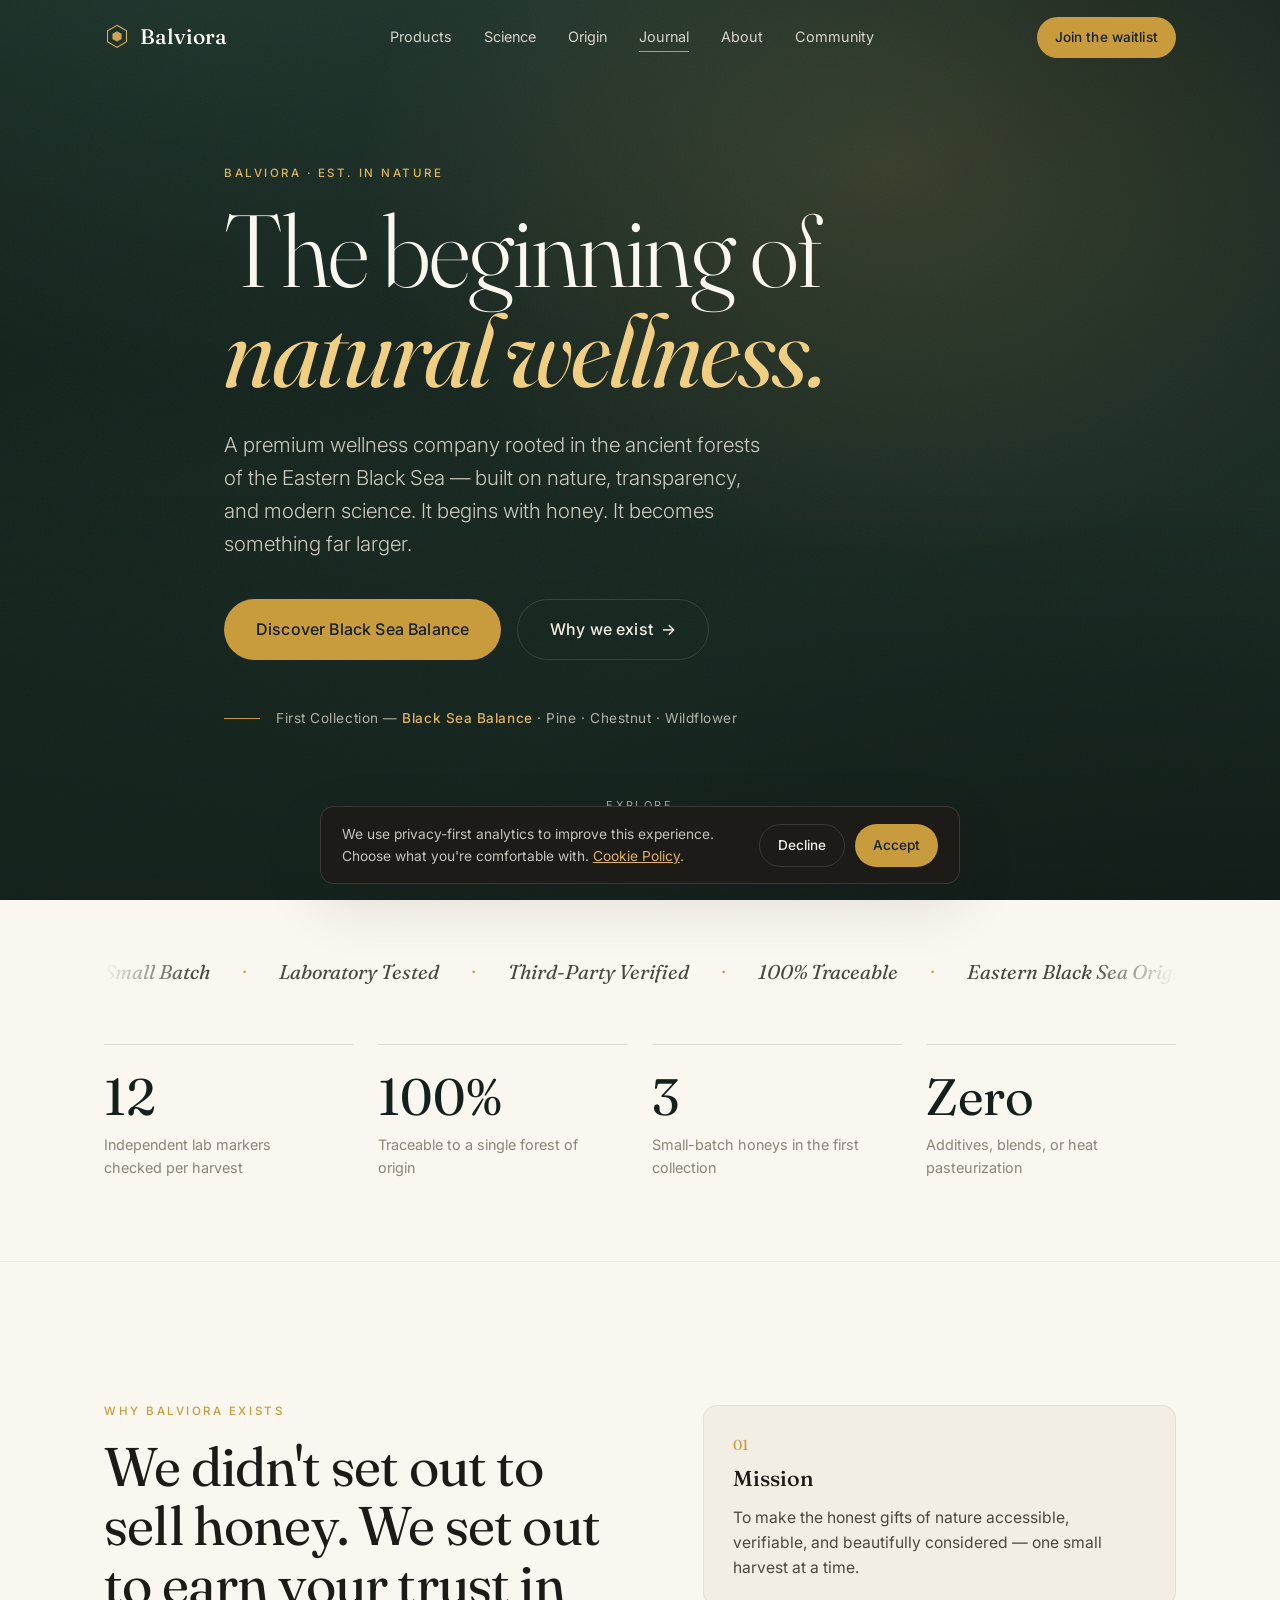
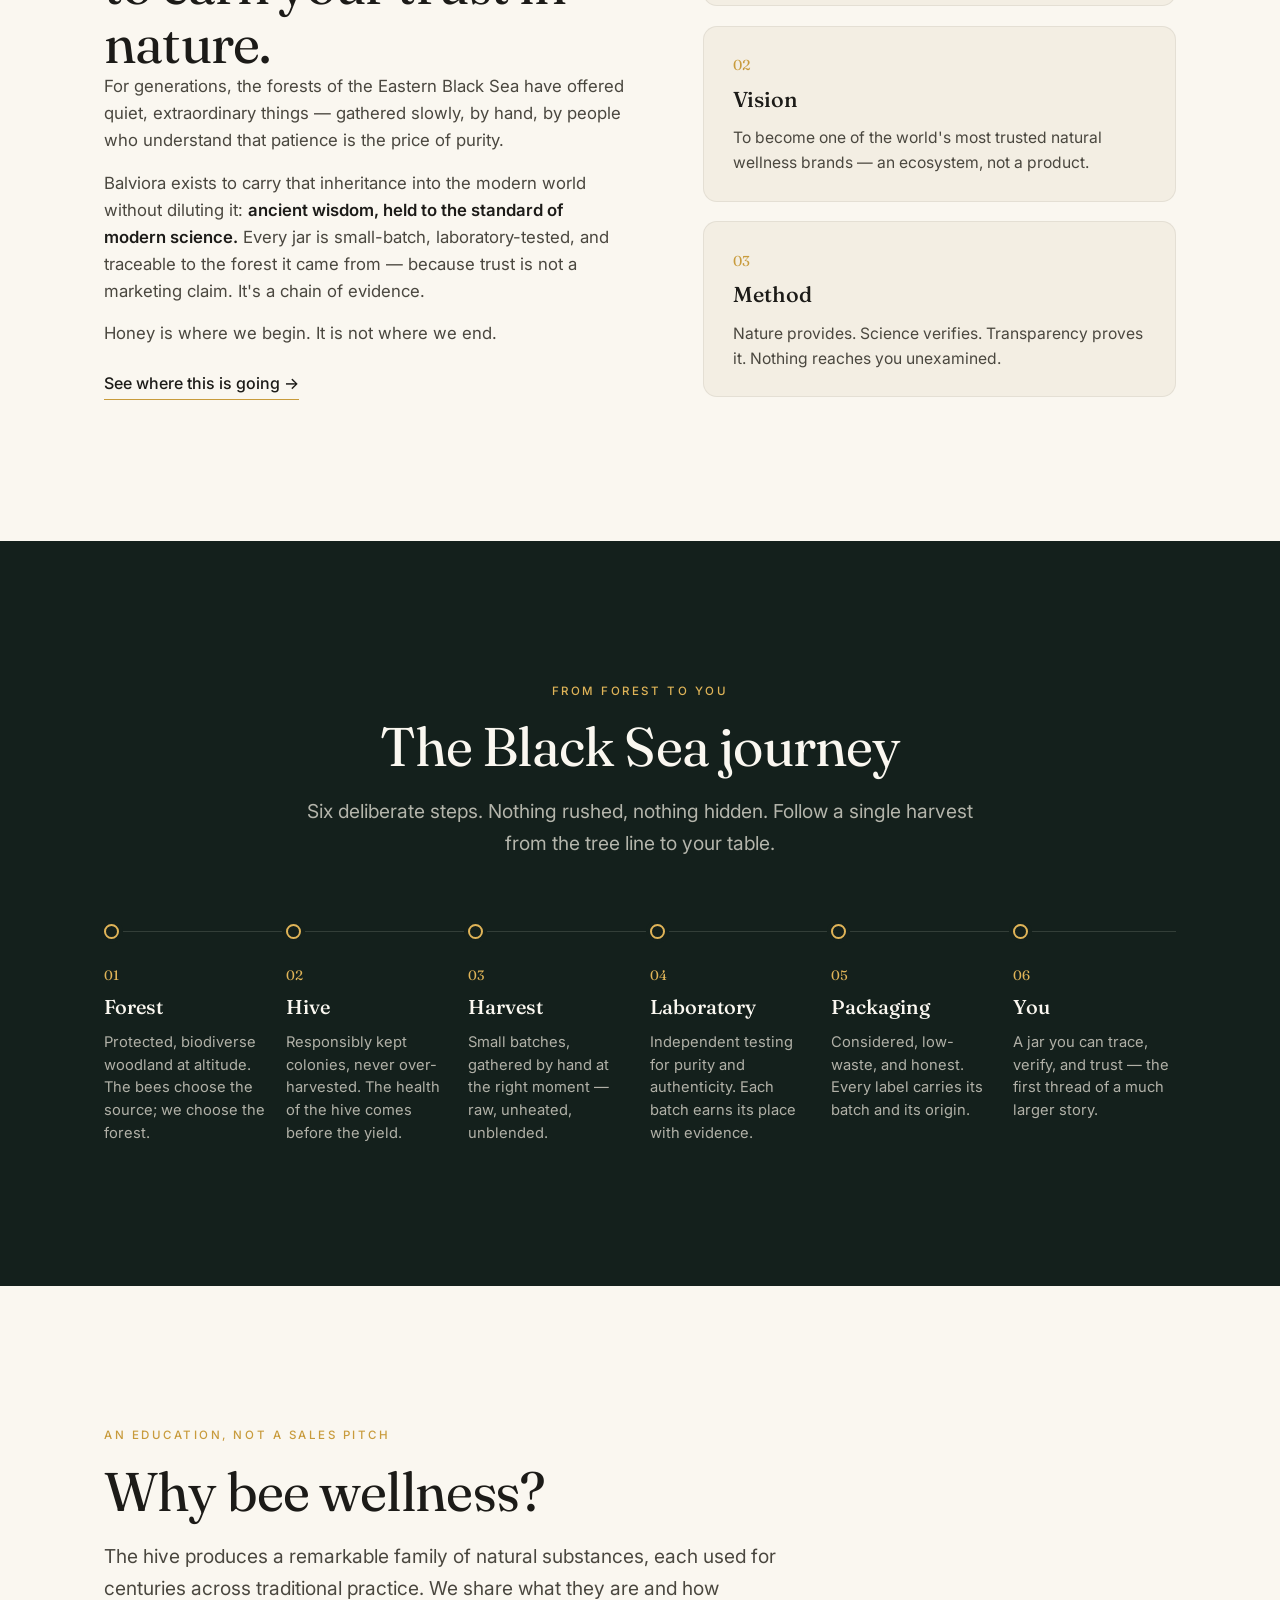
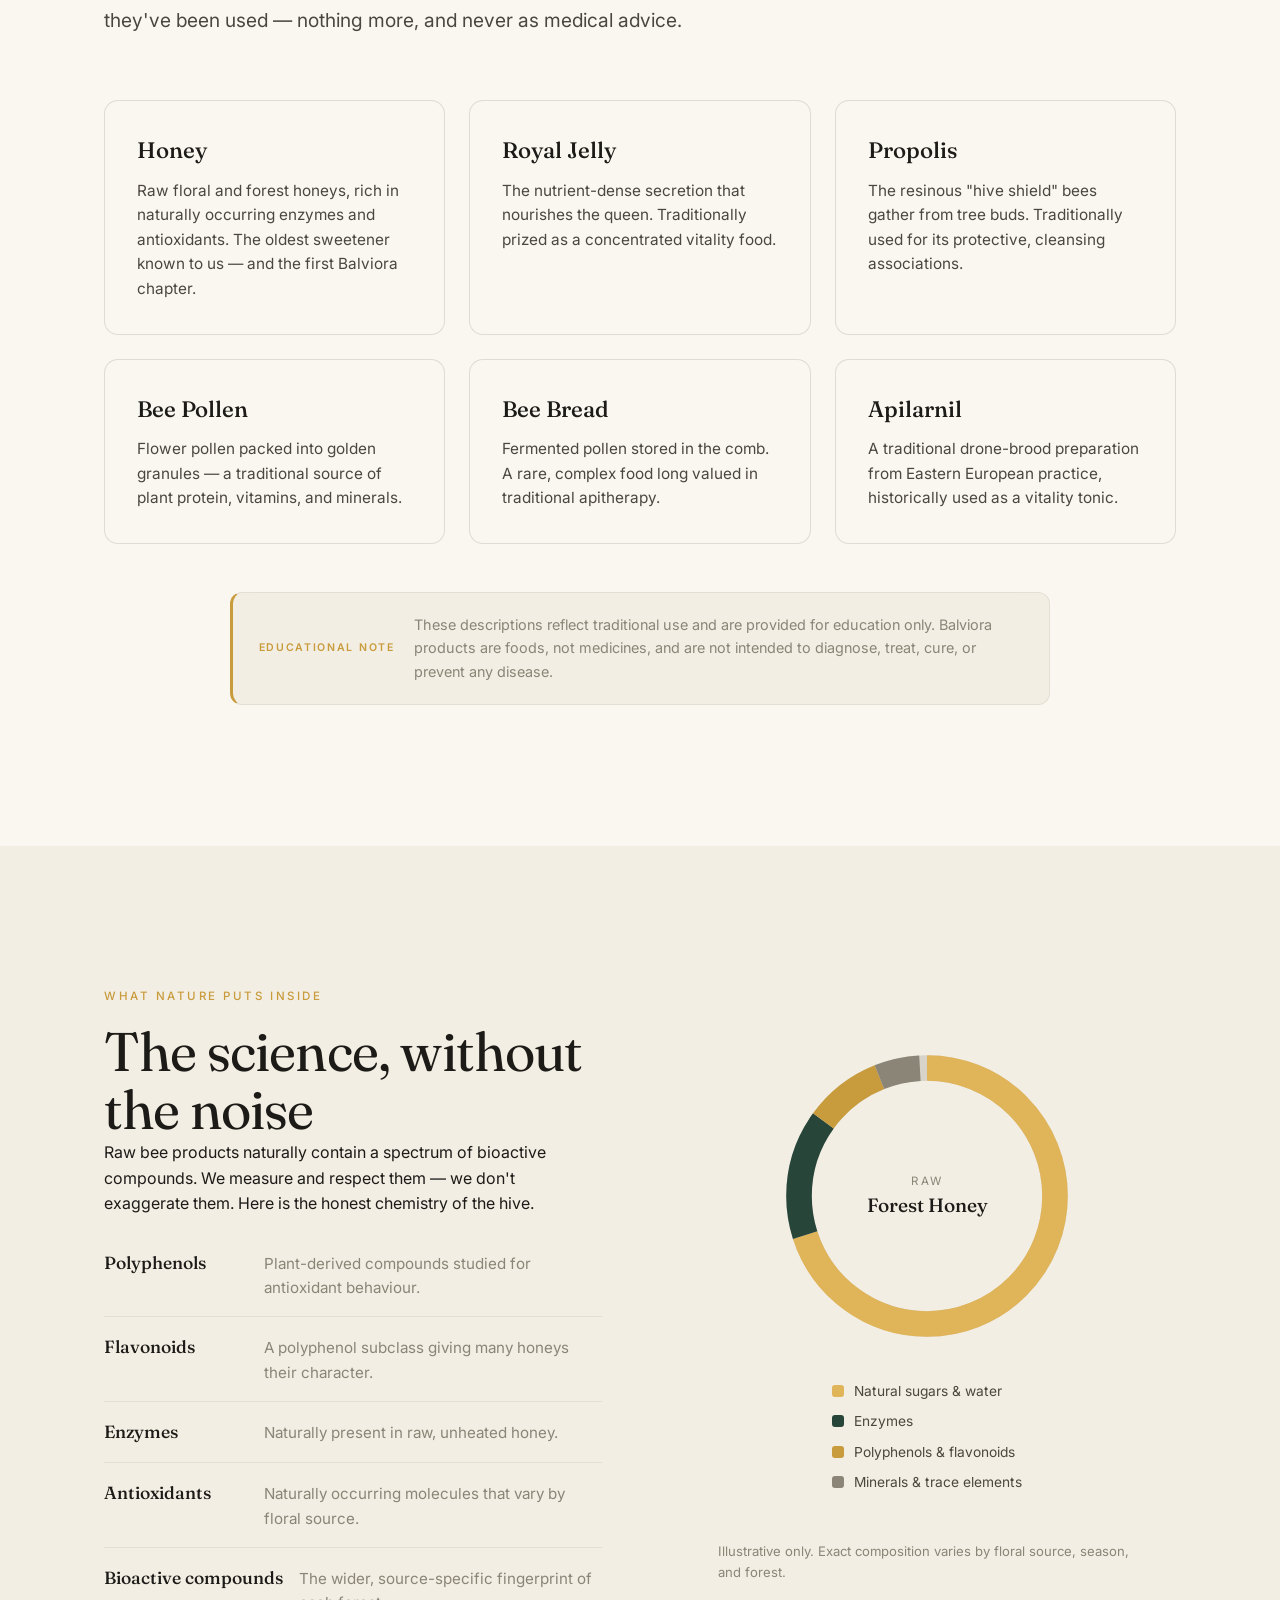
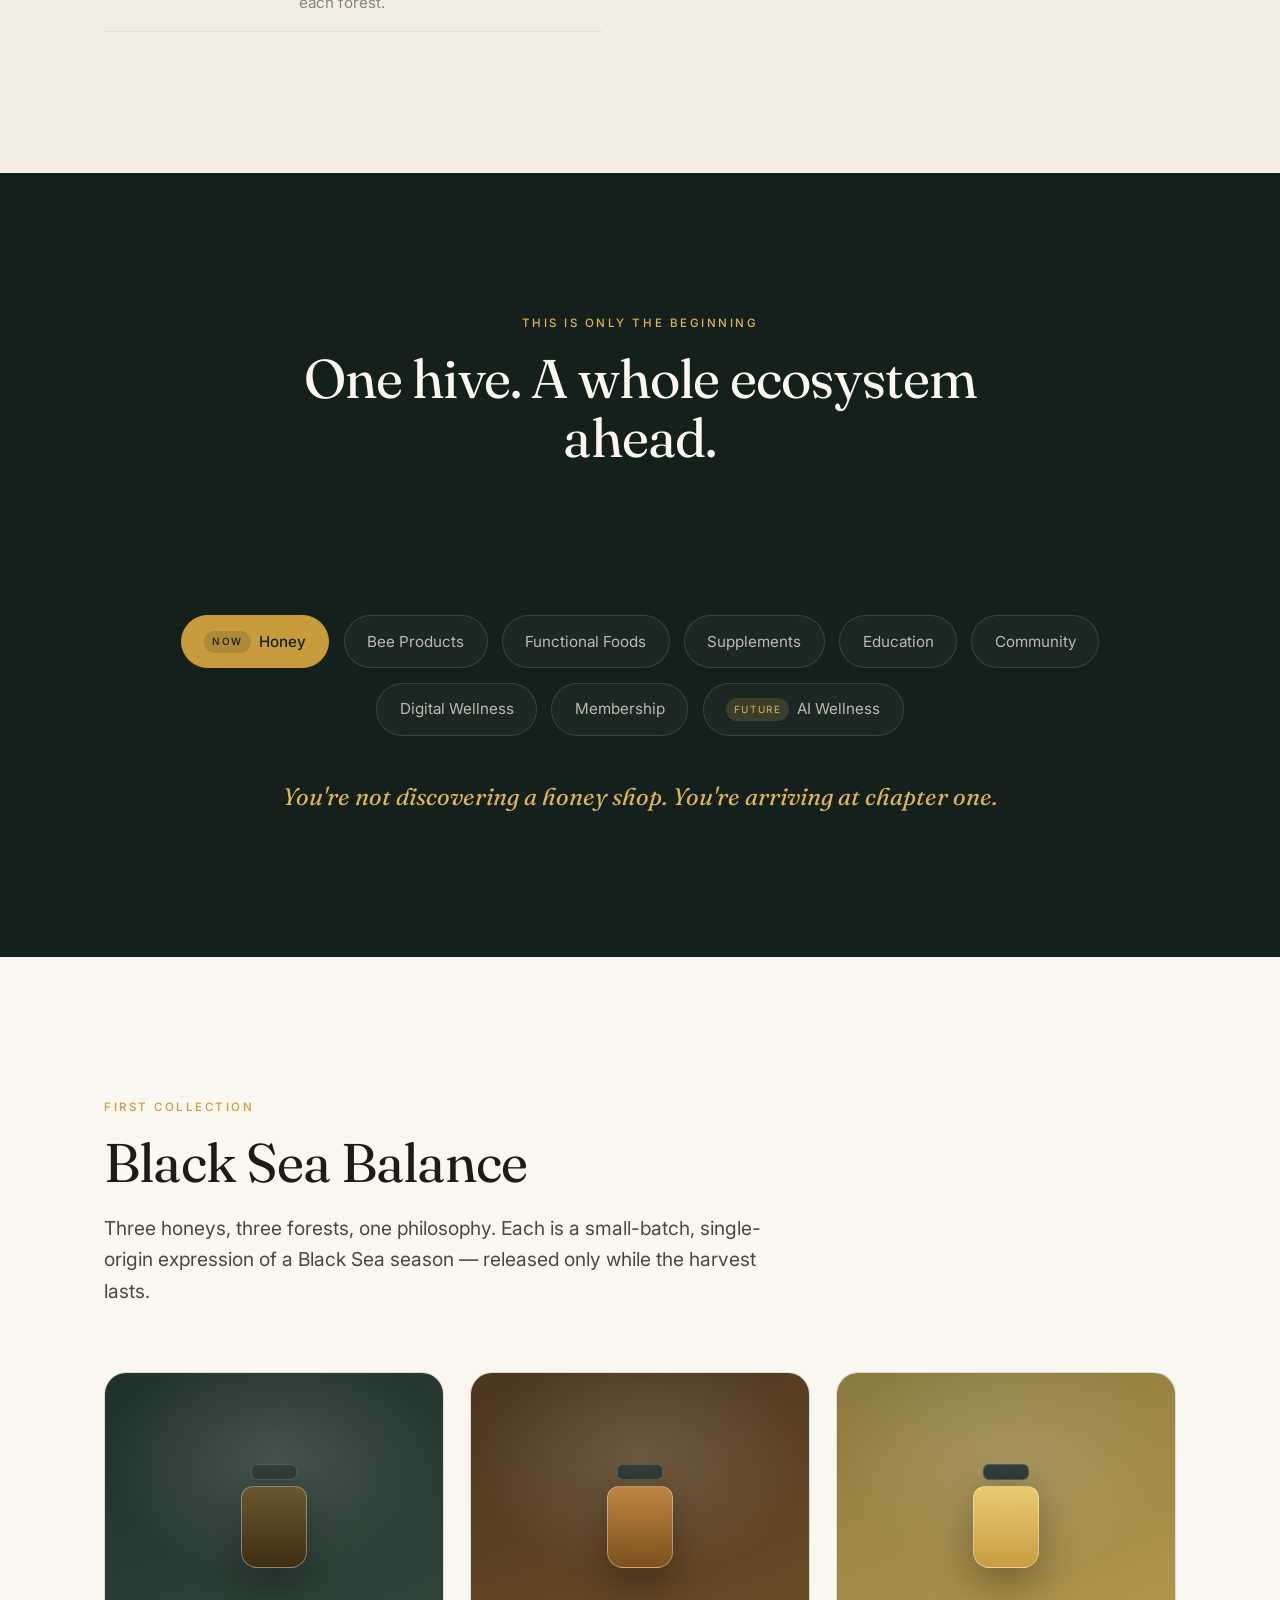
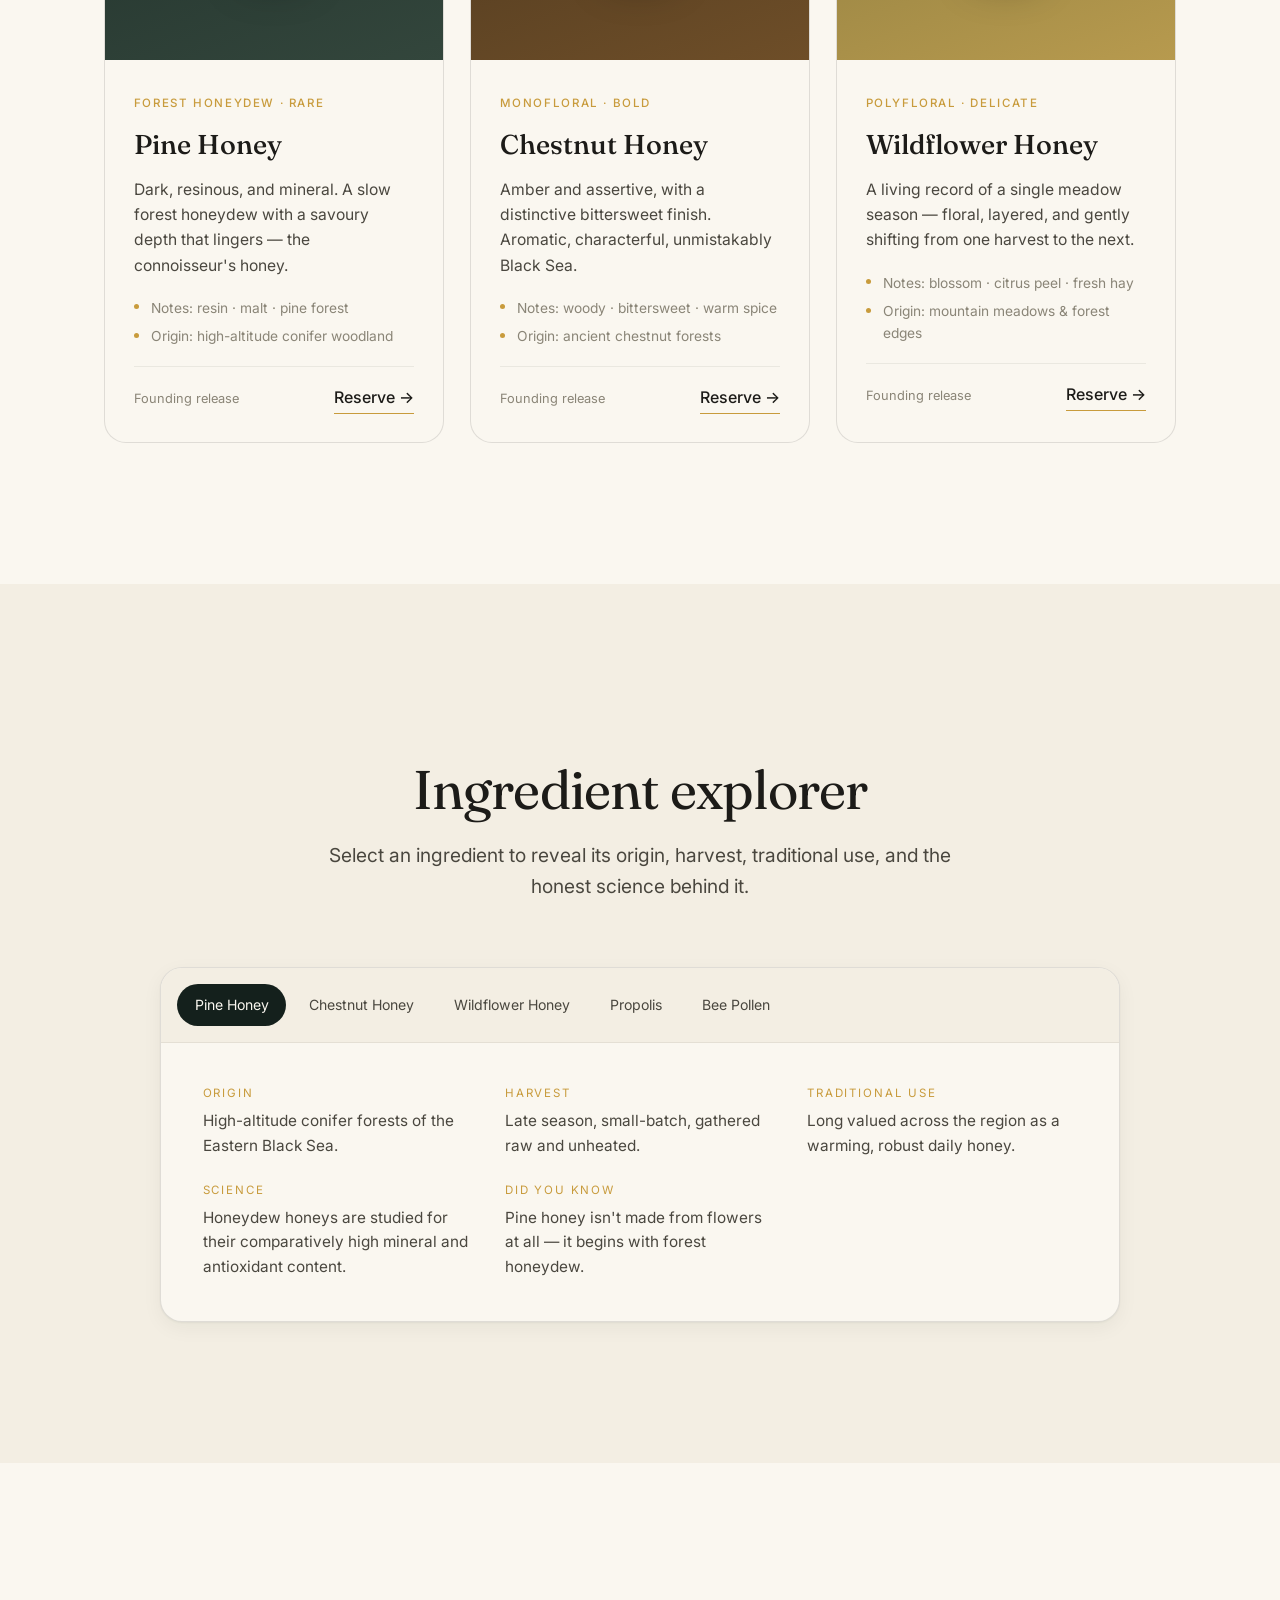
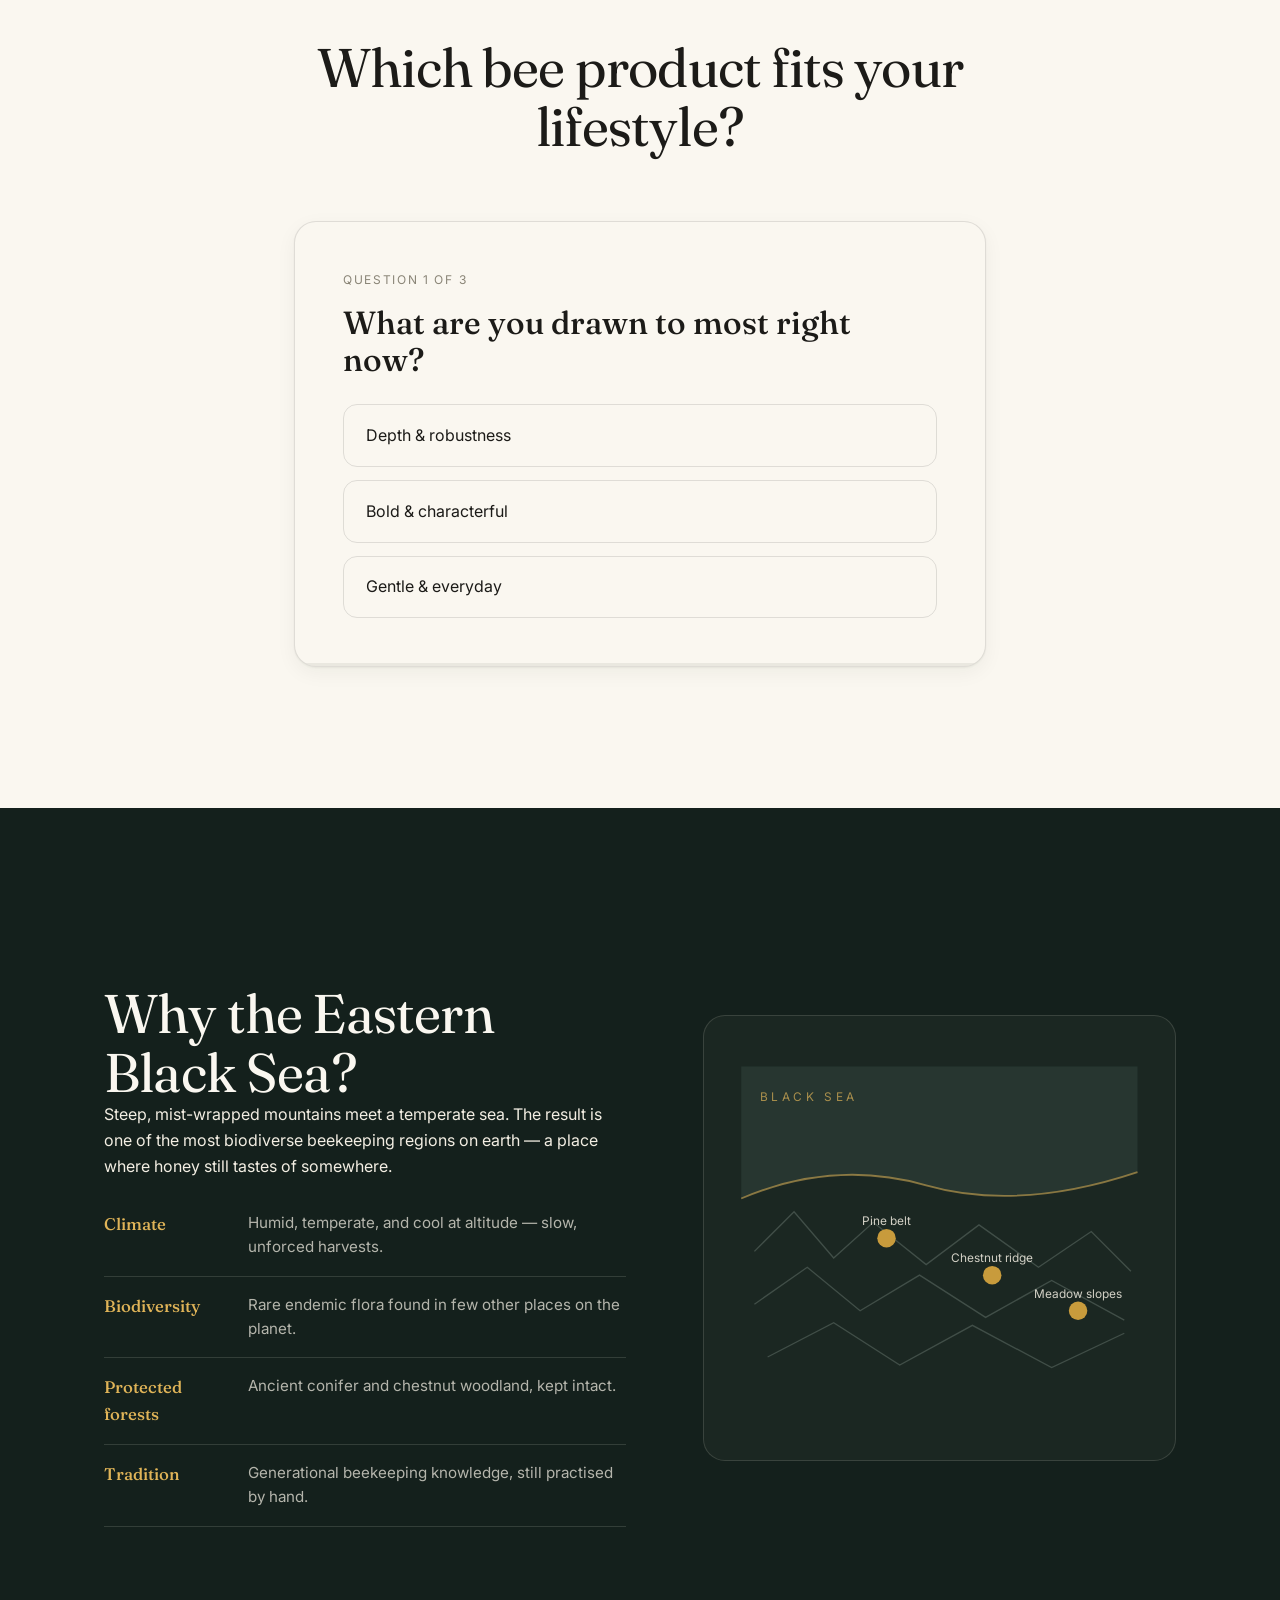
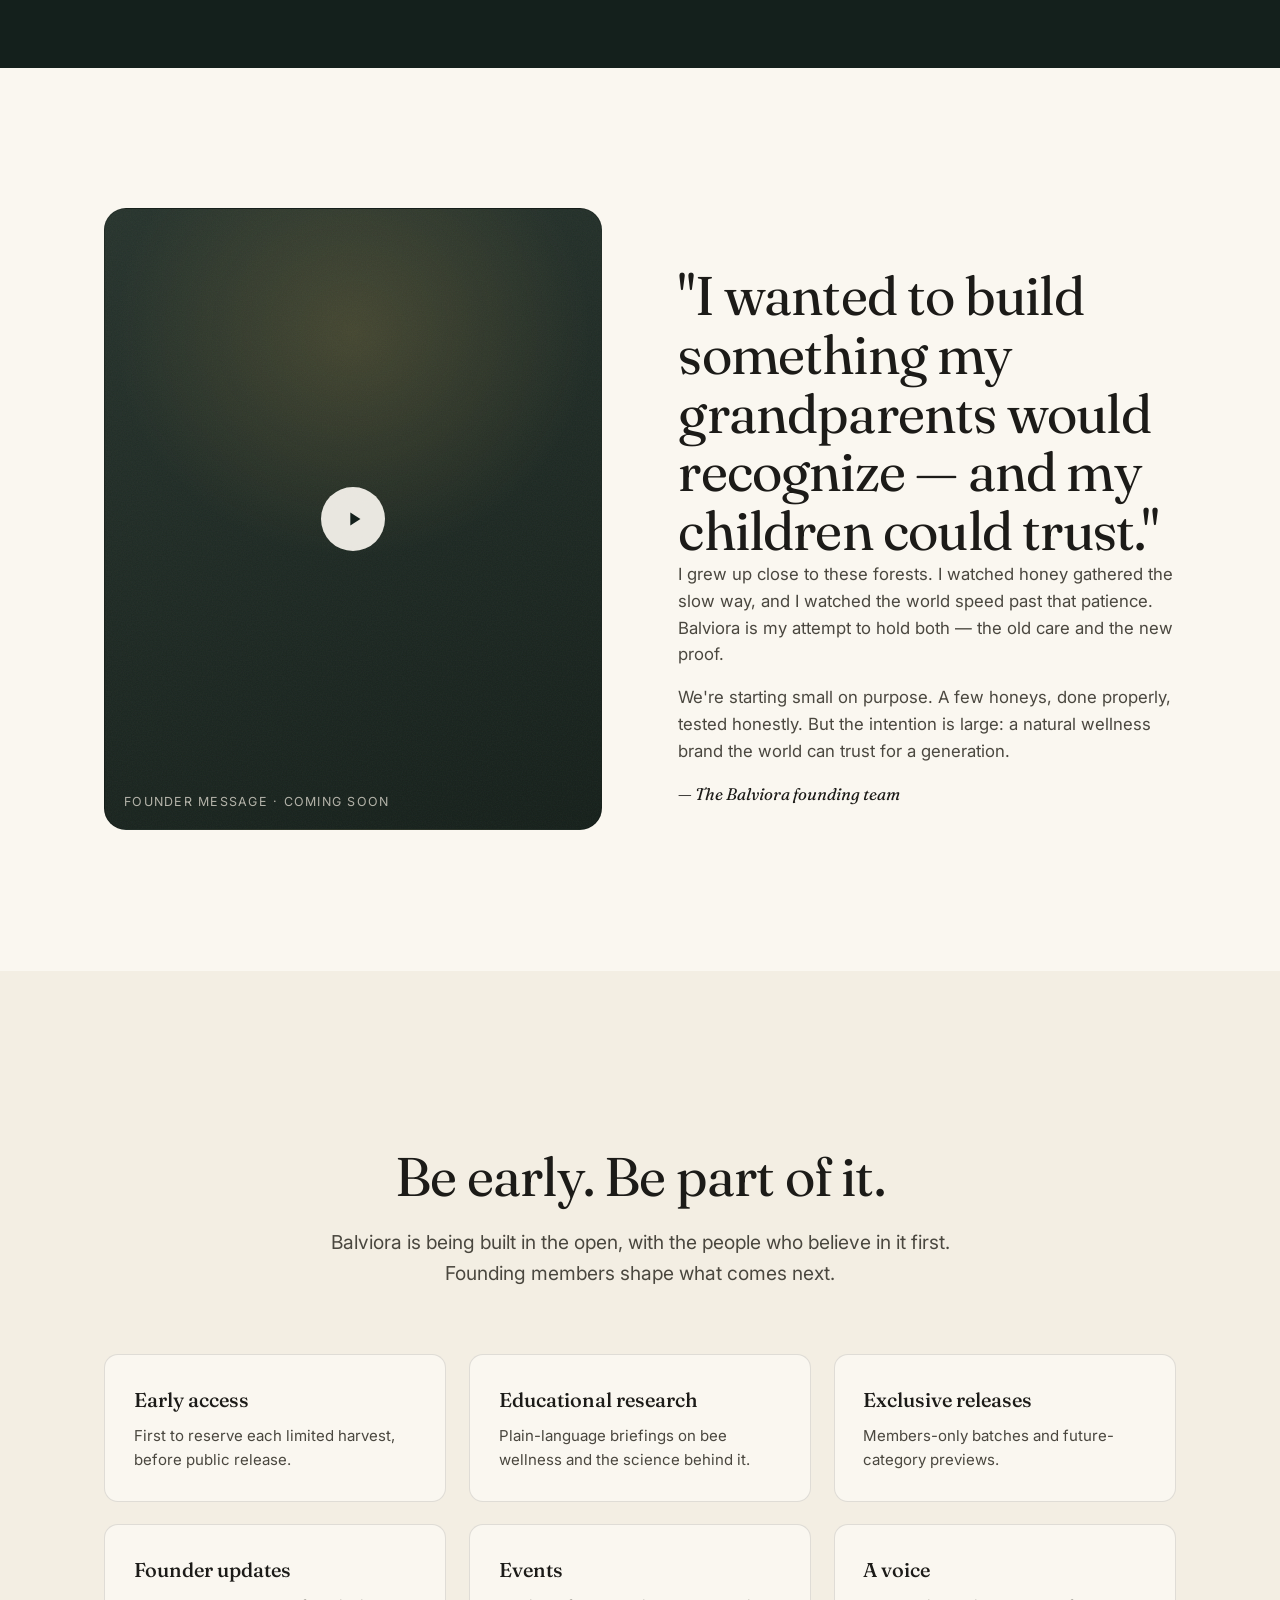
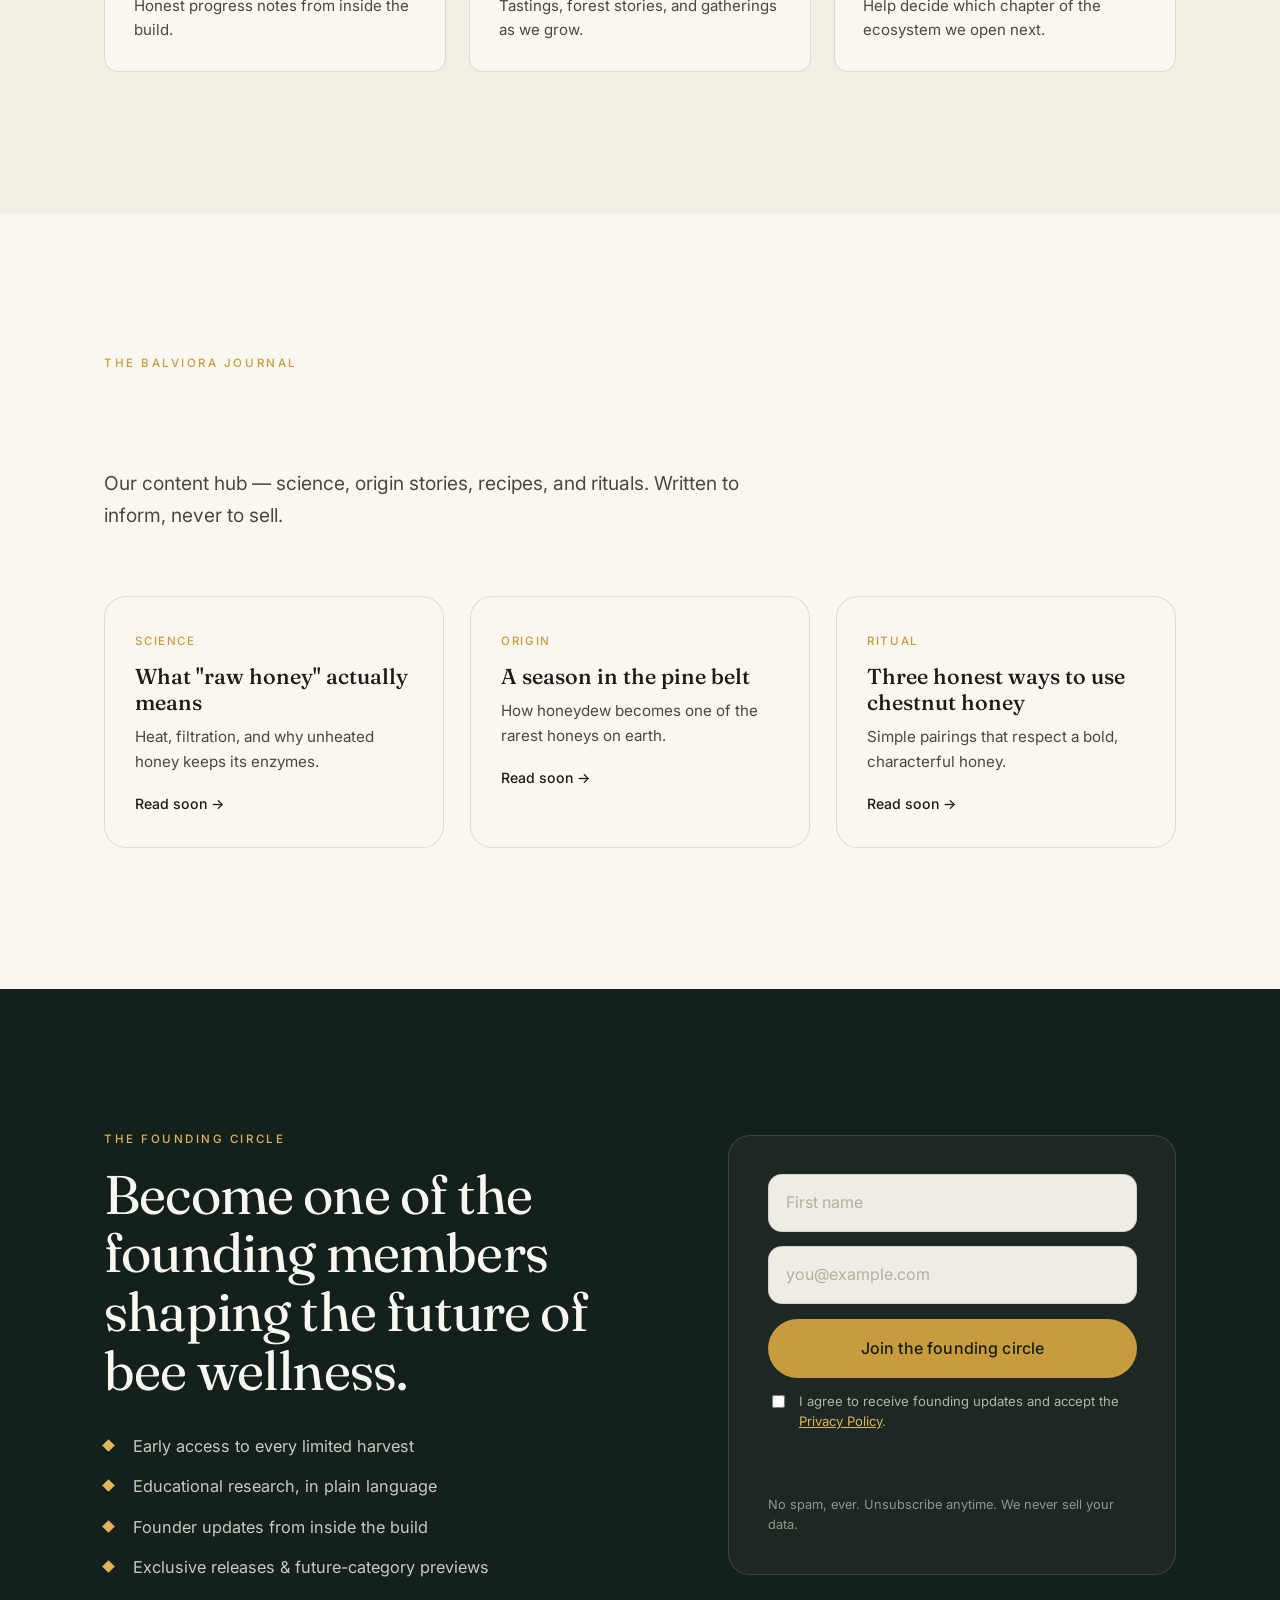
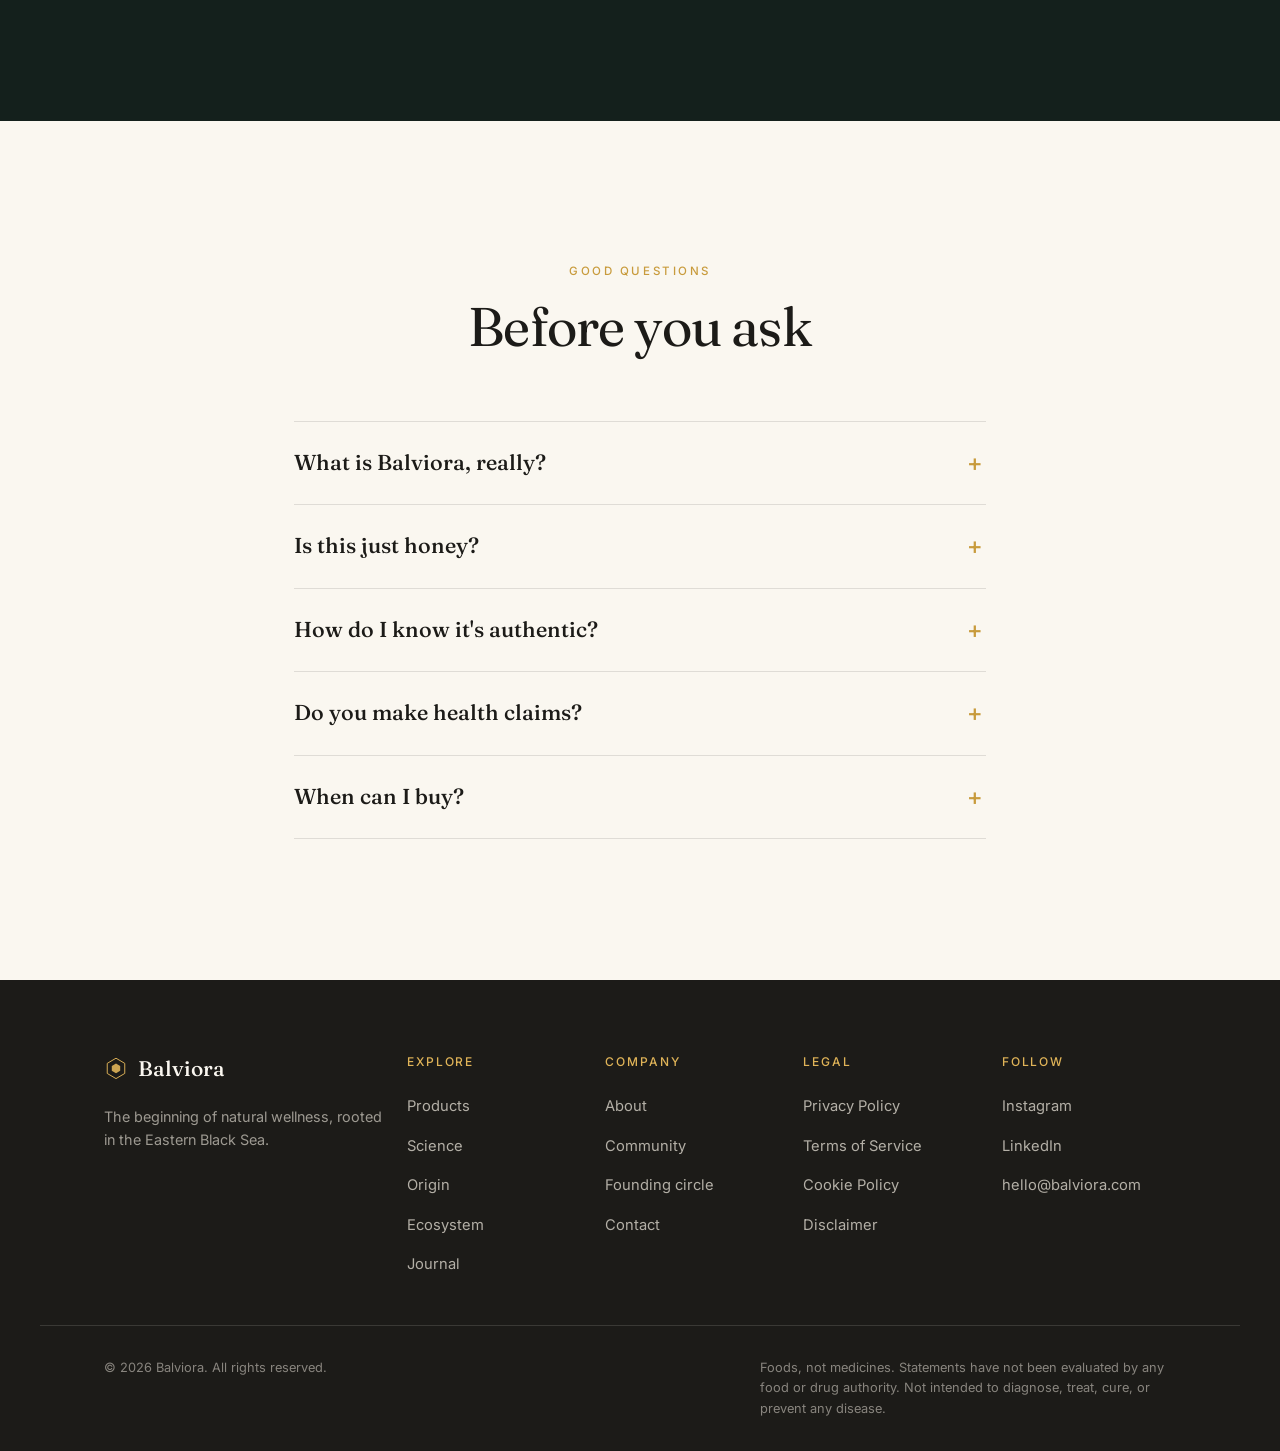
<file: index.html>
<!DOCTYPE html>
<html lang="en">
<head>
<meta charset="UTF-8">
<meta name="viewport" content="width=device-width, initial-scale=1, viewport-fit=cover">
<title>Balviora — Premium Natural Wellness from the Black Sea</title>
<meta name="description" content="Premium natural wellness, rooted in the Eastern Black Sea. Balviora begins with Black Sea Balance — small-batch, lab-tested pine, chestnut & wildflower honey.">
<meta name="keywords" content="Balviora, Black Sea Balance, premium honey, natural wellness, apitherapy, pine honey, chestnut honey, wildflower honey, propolis, royal jelly, bee pollen, bee bread, apilarnil, wellness ecosystem, Eastern Black Sea">
<meta name="author" content="Balviora">
<meta name="robots" content="index, follow, max-image-preview:large">
<link rel="canonical" href="https://ferhanincegumus.github.io/Balviora/">

<!-- Open Graph -->
<meta property="og:type" content="website">
<meta property="og:site_name" content="Balviora">
<meta property="og:title" content="Balviora — The Beginning of Natural Wellness">
<meta property="og:description" content="Discover Black Sea Balance, the first collection from Balviora — a natural wellness company built on nature, transparency, and modern science. Honey is only the first chapter.">
<meta property="og:url" content="https://ferhanincegumus.github.io/Balviora/">
<meta property="og:image" content="https://ferhanincegumus.github.io/Balviora/assets/og-cover.svg">
<meta property="og:image:alt" content="Balviora — Black Sea Balance collection">
<meta property="og:locale" content="en_US">

<!-- Twitter -->
<meta name="twitter:card" content="summary_large_image">
<meta name="twitter:title" content="Balviora — The Beginning of Natural Wellness">
<meta name="twitter:description" content="The beginning of a natural wellness ecosystem, starting with Black Sea Balance.">
<meta name="twitter:image" content="https://ferhanincegumus.github.io/Balviora/assets/og-cover.svg">

<meta name="theme-color" content="#14201C" media="(prefers-color-scheme: dark)">
<meta name="theme-color" content="#FAF7F0" media="(prefers-color-scheme: light)">
<link rel="icon" type="image/svg+xml" href="assets/favicon.svg">
<link rel="apple-touch-icon" href="assets/favicon.svg">
<link rel="manifest" href="site.webmanifest">

<link rel="preconnect" href="https://fonts.googleapis.com">
<link rel="preconnect" href="https://fonts.gstatic.com" crossorigin>
<link rel="preload" as="style" href="https://fonts.googleapis.com/css2?family=Fraunces:ital,opsz,wght@0,9..144,300;0,9..144,400;0,9..144,500;0,9..144,600;1,9..144,400;1,9..144,500&family=Inter:wght@300;400;500;600&display=swap">
<link href="https://fonts.googleapis.com/css2?family=Fraunces:ital,opsz,wght@0,9..144,300;0,9..144,400;0,9..144,500;0,9..144,600;1,9..144,400;1,9..144,500&family=Inter:wght@300;400;500;600&display=swap" rel="stylesheet">
<link rel="stylesheet" href="css/styles.css">

<!-- ============================================================
     ANALYTICS & CONSENT MODE — placeholders (privacy-first).
     No third-party scripts load until consent is granted.
     Wire real IDs where marked, then enable in js/main.js.
     - GA4:              G-XXXXXXXXXX
     - Google Tag Mgr:   GTM-XXXXXXX
     - Meta Pixel:       XXXXXXXXXXXXXXX
     - Pinterest Tag:    XXXXXXXXXXXXX
     - TikTok Pixel:     XXXXXXXXXXXXXXXXXXXX
     - Microsoft Clarity: XXXXXXXXXX
     Consent Mode v2 defaults to "denied" until the banner is accepted.
     ============================================================ -->

<!-- Structured Data: Organization -->
<script type="application/ld+json">
{
  "@context": "https://schema.org",
  "@type": "Organization",
  "name": "Balviora",
  "url": "https://ferhanincegumus.github.io/Balviora/",
  "logo": "https://ferhanincegumus.github.io/Balviora/assets/favicon.svg",
  "description": "Balviora is a premium natural wellness company inspired by nature, backed by transparency and modern science, beginning its journey with small-batch bee products from the Eastern Black Sea.",
  "foundingDate": "2025",
  "brand": { "@type": "Brand", "name": "Balviora" },
  "areaServed": "Worldwide",
  "sameAs": [
    "https://www.instagram.com/balviora",
    "https://www.linkedin.com/company/balviora"
  ],
  "contactPoint": {
    "@type": "ContactPoint",
    "contactType": "customer support",
    "email": "hello@balviora.com",
    "availableLanguage": ["English"]
  }
}
</script>

<!-- Structured Data: WebSite + Breadcrumb -->
<script type="application/ld+json">
{
  "@context": "https://schema.org",
  "@type": "WebSite",
  "name": "Balviora",
  "url": "https://ferhanincegumus.github.io/Balviora/",
  "publisher": { "@type": "Organization", "name": "Balviora" }
}
</script>
<script type="application/ld+json">
{
  "@context": "https://schema.org",
  "@type": "BreadcrumbList",
  "itemListElement": [
    { "@type": "ListItem", "position": 1, "name": "Home", "item": "https://ferhanincegumus.github.io/Balviora/" },
    { "@type": "ListItem", "position": 2, "name": "Black Sea Balance", "item": "https://ferhanincegumus.github.io/Balviora/#products" }
  ]
}
</script>

<!-- Structured Data: Product placeholders (Black Sea Balance) -->
<script type="application/ld+json">
{
  "@context": "https://schema.org",
  "@type": "ItemList",
  "name": "Black Sea Balance",
  "description": "The first collection from Balviora: three small-batch honeys from the Eastern Black Sea.",
  "itemListElement": [
    {
      "@type": "Product",
      "position": 1,
      "name": "Black Sea Pine Honey",
      "category": "Honey",
      "brand": { "@type": "Brand", "name": "Balviora" },
      "description": "Rare forest honeydew honey with a resinous, mineral character. Small-batch and laboratory-tested.",
      "offers": { "@type": "Offer", "availability": "https://schema.org/PreOrder", "priceCurrency": "USD", "price": "0.00" }
    },
    {
      "@type": "Product",
      "position": 2,
      "name": "Black Sea Chestnut Honey",
      "category": "Honey",
      "brand": { "@type": "Brand", "name": "Balviora" },
      "description": "Bold, aromatic monofloral honey from Black Sea chestnut forests. Small-batch and laboratory-tested.",
      "offers": { "@type": "Offer", "availability": "https://schema.org/PreOrder", "priceCurrency": "USD", "price": "0.00" }
    },
    {
      "@type": "Product",
      "position": 3,
      "name": "Black Sea Wildflower Honey",
      "category": "Honey",
      "brand": { "@type": "Brand", "name": "Balviora" },
      "description": "A living record of a single meadow season — delicate, floral, and layered. Small-batch and laboratory-tested.",
      "offers": { "@type": "Offer", "availability": "https://schema.org/PreOrder", "priceCurrency": "USD", "price": "0.00" }
    }
  ]
}
</script>

<!-- Structured Data: FAQ -->
<script type="application/ld+json">
{
  "@context": "https://schema.org",
  "@type": "FAQPage",
  "mainEntity": [
    {
      "@type": "Question",
      "name": "What is Balviora?",
      "acceptedAnswer": { "@type": "Answer", "text": "Balviora is a premium natural wellness company inspired by nature and backed by transparency and modern science. It begins with small-batch bee products from the Eastern Black Sea and grows into a wider natural wellness ecosystem." }
    },
    {
      "@type": "Question",
      "name": "What is the Black Sea Balance collection?",
      "acceptedAnswer": { "@type": "Answer", "text": "Black Sea Balance is Balviora's first collection: three small-batch, laboratory-tested honeys — pine, chestnut, and wildflower — harvested in the ancient forests of the Eastern Black Sea." }
    },
    {
      "@type": "Question",
      "name": "How is Balviora's honey sourced and tested?",
      "acceptedAnswer": { "@type": "Answer", "text": "Every harvest is small-batch, fully traceable to its forest of origin, and independently laboratory-tested. We practice responsible beekeeping and publish transparent sourcing information." }
    },
    {
      "@type": "Question",
      "name": "Does Balviora make medical or health claims?",
      "acceptedAnswer": { "@type": "Answer", "text": "No. Balviora shares the traditional uses and naturally occurring compounds of bee products for educational purposes only. Our products are foods, not medicines, and are not intended to diagnose, treat, cure, or prevent any disease." }
    },
    {
      "@type": "Question",
      "name": "What is coming after honey?",
      "acceptedAnswer": { "@type": "Answer", "text": "Honey is the first chapter. Balviora is building toward royal jelly, propolis, bee pollen, bee bread, apilarnil, functional foods, supplements, education, community, and digital wellness tools — a complete natural wellness ecosystem." }
    }
  ]
}
</script>
</head>
<body>

<a class="skip-link" href="#main">Skip to content</a>

<!-- ============================ HEADER / NAV ============================ -->
<header class="site-header" id="site-header" data-header>
  <div class="wrap header-inner">
    <a class="brand" href="#top" aria-label="Balviora — home">
      <svg class="brand-mark" width="26" height="26" viewBox="0 0 40 40" aria-hidden="true" focusable="false">
        <path d="M20 2 34.6 10.6 34.6 27.4 20 36 5.4 27.4 5.4 10.6Z" fill="none" stroke="currentColor" stroke-width="1.6"/>
        <path d="M20 11 27 15 27 23 20 27 13 23 13 15Z" fill="currentColor" opacity="0.9"/>
      </svg>
      <span class="brand-word">Balviora</span>
    </a>

    <nav class="primary-nav" aria-label="Primary">
      <ul>
        <li><a href="#products" data-nav>Products</a></li>
        <li><a href="#science" data-nav>Science</a></li>
        <li><a href="#origin" data-nav>Origin</a></li>
        <li><a href="#journal" data-nav>Journal</a></li>
        <li><a href="#about" data-nav>About</a></li>
        <li><a href="#community" data-nav>Community</a></li>
      </ul>
    </nav>

    <div class="header-actions">
      <a class="btn btn-solid btn-sm" href="#waitlist">Join the waitlist</a>
      <button class="nav-toggle" aria-label="Open menu" aria-expanded="false" aria-controls="mobile-menu" data-nav-toggle>
        <span></span><span></span><span></span>
      </button>
    </div>
  </div>

  <!-- reading progress -->
  <div class="scroll-progress" data-progress aria-hidden="true"><span></span></div>
</header>

<!-- mobile drawer -->
<div class="mobile-menu" id="mobile-menu" data-mobile-menu hidden>
  <nav aria-label="Mobile">
    <a href="#products" data-nav-close>Products</a>
    <a href="#science" data-nav-close>Science</a>
    <a href="#ecosystem" data-nav-close>Ecosystem</a>
    <a href="#origin" data-nav-close>Origin</a>
    <a href="#journal" data-nav-close>Journal</a>
    <a href="#about" data-nav-close>About</a>
    <a href="#community" data-nav-close>Community</a>
    <a class="btn btn-solid" href="#waitlist" data-nav-close>Join the waitlist</a>
  </nav>
</div>

<main id="main">
<span id="top"></span>

<!-- ================================ HERO ================================ -->
<section class="hero" aria-labelledby="hero-title">
  <div class="hero-bg" aria-hidden="true">
    <div class="hero-layer hero-forest" data-parallax="0.12"></div>
    <div class="hero-layer hero-haze" data-parallax="0.28"></div>
    <div class="hero-grain"></div>
    <svg class="hero-comb" viewBox="0 0 800 600" preserveAspectRatio="xMidYMid slice" data-parallax="0.06">
      <defs>
        <pattern id="comb" width="56" height="96" patternUnits="userSpaceOnUse" patternTransform="scale(1.4)">
          <path d="M28 0 56 16 56 48 28 64 0 48 0 16Z M28 64 56 80 56 112 28 128 0 112 0 80Z" fill="none" stroke="#E7C066" stroke-width="0.8"/>
        </pattern>
      </defs>
      <rect width="800" height="600" fill="url(#comb)"/>
    </svg>
  </div>

  <div class="wrap hero-inner">
    <p class="eyebrow reveal" data-reveal>Balviora · Est. in nature</p>
    <h1 class="hero-title reveal" id="hero-title" data-reveal>
      The beginning of<br><em>natural wellness.</em>
    </h1>
    <p class="hero-sub reveal" data-reveal>
      A premium wellness company rooted in the ancient forests of the Eastern Black Sea —
      built on nature, transparency, and modern science. It begins with honey.
      It becomes something far larger.
    </p>
    <div class="hero-cta reveal" data-reveal>
      <a class="btn btn-solid btn-lg" href="#products">Discover Black Sea Balance</a>
      <a class="btn btn-ghost btn-lg" href="#about">Why we exist <span aria-hidden="true">→</span></a>
    </div>

    <div class="hero-collection reveal" data-reveal>
      <span class="hair"></span>
      <p>First Collection — <strong>Black Sea Balance</strong> · Pine · Chestnut · Wildflower</p>
    </div>
  </div>

  <a class="hero-scroll" href="#trust" aria-label="Scroll to explore">
    <span>Explore</span>
    <span class="hero-scroll-line" aria-hidden="true"></span>
  </a>
</section>

<!-- =========================== TRUST LAYER =========================== -->
<section class="trust" id="trust" aria-label="Our standards">
  <div class="wrap">
    <div class="trust-marquee" data-reveal>
      <ul class="trust-track">
        <li>Small Batch</li><li aria-hidden="true">·</li>
        <li>Laboratory Tested</li><li aria-hidden="true">·</li>
        <li>Third-Party Verified</li><li aria-hidden="true">·</li>
        <li>100% Traceable</li><li aria-hidden="true">·</li>
        <li>Eastern Black Sea Origin</li><li aria-hidden="true">·</li>
        <li>Responsible Beekeeping</li><li aria-hidden="true">·</li>
        <li>Transparent Sourcing</li><li aria-hidden="true">·</li>
      </ul>
      <ul class="trust-track" aria-hidden="true">
        <li>Small Batch</li><li>·</li>
        <li>Laboratory Tested</li><li>·</li>
        <li>Third-Party Verified</li><li>·</li>
        <li>100% Traceable</li><li>·</li>
        <li>Eastern Black Sea Origin</li><li>·</li>
        <li>Responsible Beekeeping</li><li>·</li>
        <li>Transparent Sourcing</li><li>·</li>
      </ul>
    </div>

    <div class="trust-grid">
      <article class="trust-card" data-reveal>
        <span class="trust-num" data-count="12" data-suffix="">0</span>
        <p class="trust-label">Independent lab markers checked per harvest</p>
      </article>
      <article class="trust-card" data-reveal>
        <span class="trust-num" data-count="100" data-suffix="%">0</span>
        <p class="trust-label">Traceable to a single forest of origin</p>
      </article>
      <article class="trust-card" data-reveal>
        <span class="trust-num" data-count="3" data-suffix="">0</span>
        <p class="trust-label">Small-batch honeys in the first collection</p>
      </article>
      <article class="trust-card" data-reveal>
        <span class="trust-num" data-count="0" data-suffix="" data-word="Zero">Zero</span>
        <p class="trust-label">Additives, blends, or heat pasteurization</p>
      </article>
    </div>
  </div>
</section>

<!-- ============================ THE STORY ============================ -->
<section class="story section" id="about" aria-labelledby="story-title">
  <div class="wrap grid-2">
    <div class="story-copy">
      <p class="eyebrow" data-reveal>Why Balviora exists</p>
      <h2 class="section-title" id="story-title" data-reveal>
        We didn't set out to sell honey. We set out to earn your trust in nature.
      </h2>
      <div class="prose" data-reveal>
        <p>
          For generations, the forests of the Eastern Black Sea have offered quiet, extraordinary things —
          gathered slowly, by hand, by people who understand that patience is the price of purity.
        </p>
        <p>
          Balviora exists to carry that inheritance into the modern world without diluting it:
          <strong>ancient wisdom, held to the standard of modern science.</strong>
          Every jar is small-batch, laboratory-tested, and traceable to the forest it came from —
          because trust is not a marketing claim. It's a chain of evidence.
        </p>
        <p>
          Honey is where we begin. It is not where we end.
        </p>
      </div>
      <a class="link-underline" href="#ecosystem" data-reveal>See where this is going →</a>
    </div>

    <div class="story-pillars" data-reveal>
      <div class="pillar">
        <span class="pillar-k">01</span>
        <h3>Mission</h3>
        <p>To make the honest gifts of nature accessible, verifiable, and beautifully considered — one small harvest at a time.</p>
      </div>
      <div class="pillar">
        <span class="pillar-k">02</span>
        <h3>Vision</h3>
        <p>To become one of the world's most trusted natural wellness brands — an ecosystem, not a product.</p>
      </div>
      <div class="pillar">
        <span class="pillar-k">03</span>
        <h3>Method</h3>
        <p>Nature provides. Science verifies. Transparency proves it. Nothing reaches you unexamined.</p>
      </div>
    </div>
  </div>
</section>

<!-- ======================= THE BLACK SEA JOURNEY ======================= -->
<section class="journey section-dark" aria-labelledby="journey-title">
  <div class="wrap">
    <header class="section-head center">
      <p class="eyebrow" data-reveal>From forest to you</p>
      <h2 class="section-title" id="journey-title" data-reveal>The Black Sea journey</h2>
      <p class="section-lede" data-reveal>Six deliberate steps. Nothing rushed, nothing hidden. Follow a single harvest from the tree line to your table.</p>
    </header>

    <ol class="timeline" data-timeline>
      <li class="tl-step" data-reveal>
        <span class="tl-dot" aria-hidden="true"></span>
        <span class="tl-index">01</span>
        <h3>Forest</h3>
        <p>Protected, biodiverse woodland at altitude. The bees choose the source; we choose the forest.</p>
      </li>
      <li class="tl-step" data-reveal>
        <span class="tl-dot" aria-hidden="true"></span>
        <span class="tl-index">02</span>
        <h3>Hive</h3>
        <p>Responsibly kept colonies, never over-harvested. The health of the hive comes before the yield.</p>
      </li>
      <li class="tl-step" data-reveal>
        <span class="tl-dot" aria-hidden="true"></span>
        <span class="tl-index">03</span>
        <h3>Harvest</h3>
        <p>Small batches, gathered by hand at the right moment — raw, unheated, unblended.</p>
      </li>
      <li class="tl-step" data-reveal>
        <span class="tl-dot" aria-hidden="true"></span>
        <span class="tl-index">04</span>
        <h3>Laboratory</h3>
        <p>Independent testing for purity and authenticity. Each batch earns its place with evidence.</p>
      </li>
      <li class="tl-step" data-reveal>
        <span class="tl-dot" aria-hidden="true"></span>
        <span class="tl-index">05</span>
        <h3>Packaging</h3>
        <p>Considered, low-waste, and honest. Every label carries its batch and its origin.</p>
      </li>
      <li class="tl-step" data-reveal>
        <span class="tl-dot" aria-hidden="true"></span>
        <span class="tl-index">06</span>
        <h3>You</h3>
        <p>A jar you can trace, verify, and trust — the first thread of a much larger story.</p>
      </li>
      <span class="tl-progress" data-timeline-progress aria-hidden="true"></span>
    </ol>
  </div>
</section>

<!-- ========================= WHY BEE WELLNESS ========================= -->
<section class="bee section" id="science" aria-labelledby="bee-title">
  <div class="wrap">
    <header class="section-head">
      <p class="eyebrow" data-reveal>An education, not a sales pitch</p>
      <h2 class="section-title" id="bee-title" data-reveal>Why bee wellness?</h2>
      <p class="section-lede" data-reveal>
        The hive produces a remarkable family of natural substances, each used for centuries across
        traditional practice. We share what they are and how they've been used — nothing more, and never as medical advice.
      </p>
    </header>

    <div class="bee-grid">
      <article class="bee-card" data-reveal>
        <h3>Honey</h3>
        <p>Raw floral and forest honeys, rich in naturally occurring enzymes and antioxidants. The oldest sweetener known to us — and the first Balviora chapter.</p>
      </article>
      <article class="bee-card" data-reveal>
        <h3>Royal Jelly</h3>
        <p>The nutrient-dense secretion that nourishes the queen. Traditionally prized as a concentrated vitality food.</p>
      </article>
      <article class="bee-card" data-reveal>
        <h3>Propolis</h3>
        <p>The resinous "hive shield" bees gather from tree buds. Traditionally used for its protective, cleansing associations.</p>
      </article>
      <article class="bee-card" data-reveal>
        <h3>Bee Pollen</h3>
        <p>Flower pollen packed into golden granules — a traditional source of plant protein, vitamins, and minerals.</p>
      </article>
      <article class="bee-card" data-reveal>
        <h3>Bee Bread</h3>
        <p>Fermented pollen stored in the comb. A rare, complex food long valued in traditional apitherapy.</p>
      </article>
      <article class="bee-card" data-reveal>
        <h3>Apilarnil</h3>
        <p>A traditional drone-brood preparation from Eastern European practice, historically used as a vitality tonic.</p>
      </article>
    </div>
    <aside class="edu-note" data-reveal>
      <span class="edu-note-label">Educational note</span>
      <p>These descriptions reflect traditional use and are provided for education only. Balviora products are foods, not medicines, and are not intended to diagnose, treat, cure, or prevent any disease.</p>
    </aside>
  </div>
</section>

<!-- ==================== SCIENCE & ACTIVE COMPOUNDS ==================== -->
<section class="compounds section-tint" aria-labelledby="comp-title">
  <div class="wrap grid-2 grid-2--wide">
    <div>
      <p class="eyebrow" data-reveal>What nature puts inside</p>
      <h2 class="section-title" id="comp-title" data-reveal>The science, without the noise</h2>
      <p class="prose" data-reveal>
        Raw bee products naturally contain a spectrum of bioactive compounds. We measure and respect them —
        we don't exaggerate them. Here is the honest chemistry of the hive.
      </p>
      <ul class="compound-list" data-reveal>
        <li><strong>Polyphenols</strong><span>Plant-derived compounds studied for antioxidant behaviour.</span></li>
        <li><strong>Flavonoids</strong><span>A polyphenol subclass giving many honeys their character.</span></li>
        <li><strong>Enzymes</strong><span>Naturally present in raw, unheated honey.</span></li>
        <li><strong>Antioxidants</strong><span>Naturally occurring molecules that vary by floral source.</span></li>
        <li><strong>Bioactive compounds</strong><span>The wider, source-specific fingerprint of each forest.</span></li>
      </ul>
    </div>

    <figure class="compound-figure" data-reveal aria-label="Illustrative composition of raw forest honey">
      <div class="ring-chart" data-ring>
        <svg viewBox="0 0 200 200" role="img" aria-label="Illustrative breakdown of naturally occurring components in raw honey">
          <circle class="ring-bg" cx="100" cy="100" r="80" />
          <circle class="ring-seg seg-1" cx="100" cy="100" r="80" />
          <circle class="ring-seg seg-2" cx="100" cy="100" r="80" />
          <circle class="ring-seg seg-3" cx="100" cy="100" r="80" />
          <circle class="ring-seg seg-4" cx="100" cy="100" r="80" />
        </svg>
        <div class="ring-center">
          <span>Raw</span>
          <strong>Forest Honey</strong>
        </div>
      </div>
      <figcaption class="ring-legend">
        <span><i class="k1"></i>Natural sugars &amp; water</span>
        <span><i class="k2"></i>Enzymes</span>
        <span><i class="k3"></i>Polyphenols &amp; flavonoids</span>
        <span><i class="k4"></i>Minerals &amp; trace elements</span>
      </figcaption>
      <p class="fine-note">Illustrative only. Exact composition varies by floral source, season, and forest.</p>
    </figure>
  </div>
</section>

<!-- ========================= PRODUCT ECOSYSTEM ========================= -->
<section class="ecosystem section-dark" id="ecosystem" aria-labelledby="eco-title">
  <div class="wrap">
    <header class="section-head center">
      <p class="eyebrow" data-reveal>This is only the beginning</p>
      <h2 class="section-title" id="eco-title" data-reveal>One hive. A whole ecosystem ahead.</h2>
      <p class="section-lede" data-reveal>Balviora is architected to grow — from a single collection of honey into a complete natural wellness ecosystem. Here's the path.</p>
    </header>

    <ol class="eco-flow" aria-label="Balviora's growth path">
      <li class="eco-node is-live" data-reveal><span class="eco-tag">Now</span>Honey</li>
      <li class="eco-node" data-reveal>Bee Products</li>
      <li class="eco-node" data-reveal>Functional Foods</li>
      <li class="eco-node" data-reveal>Supplements</li>
      <li class="eco-node" data-reveal>Education</li>
      <li class="eco-node" data-reveal>Community</li>
      <li class="eco-node" data-reveal>Digital Wellness</li>
      <li class="eco-node" data-reveal>Membership</li>
      <li class="eco-node" data-reveal><span class="eco-tag">Future</span>AI Wellness</li>
    </ol>
    <p class="eco-foot" data-reveal>You're not discovering a honey shop. You're arriving at chapter one.</p>
  </div>
</section>

<!-- ===================== PRODUCTS / COLLECTION ===================== -->
<section class="products section" id="products" aria-labelledby="prod-title">
  <div class="wrap">
    <header class="section-head">
      <p class="eyebrow" data-reveal>First Collection</p>
      <h2 class="section-title" id="prod-title" data-reveal>Black Sea Balance</h2>
      <p class="section-lede" data-reveal>Three honeys, three forests, one philosophy. Each is a small-batch, single-origin expression of a Black Sea season — released only while the harvest lasts.</p>
    </header>

    <div class="product-grid">
      <article class="product-card" data-reveal>
        <div class="product-visual pv-pine" aria-hidden="true">
          <div class="product-jar"><span class="jar-body"></span><span class="jar-lid"></span></div>
        </div>
        <div class="product-body">
          <span class="product-kicker">Forest honeydew · Rare</span>
          <h3>Pine Honey</h3>
          <p>Dark, resinous, and mineral. A slow forest honeydew with a savoury depth that lingers — the connoisseur's honey.</p>
          <ul class="product-meta">
            <li>Notes: resin · malt · pine forest</li>
            <li>Origin: high-altitude conifer woodland</li>
          </ul>
          <div class="product-foot">
            <span class="product-status">Founding release</span>
            <a class="link-underline" href="#waitlist">Reserve →</a>
          </div>
        </div>
      </article>

      <article class="product-card" data-reveal>
        <div class="product-visual pv-chestnut" aria-hidden="true">
          <div class="product-jar"><span class="jar-body"></span><span class="jar-lid"></span></div>
        </div>
        <div class="product-body">
          <span class="product-kicker">Monofloral · Bold</span>
          <h3>Chestnut Honey</h3>
          <p>Amber and assertive, with a distinctive bittersweet finish. Aromatic, characterful, unmistakably Black Sea.</p>
          <ul class="product-meta">
            <li>Notes: woody · bittersweet · warm spice</li>
            <li>Origin: ancient chestnut forests</li>
          </ul>
          <div class="product-foot">
            <span class="product-status">Founding release</span>
            <a class="link-underline" href="#waitlist">Reserve →</a>
          </div>
        </div>
      </article>

      <article class="product-card" data-reveal>
        <div class="product-visual pv-wild" aria-hidden="true">
          <div class="product-jar"><span class="jar-body"></span><span class="jar-lid"></span></div>
        </div>
        <div class="product-body">
          <span class="product-kicker">Polyfloral · Delicate</span>
          <h3>Wildflower Honey</h3>
          <p>A living record of a single meadow season — floral, layered, and gently shifting from one harvest to the next.</p>
          <ul class="product-meta">
            <li>Notes: blossom · citrus peel · fresh hay</li>
            <li>Origin: mountain meadows &amp; forest edges</li>
          </ul>
          <div class="product-foot">
            <span class="product-status">Founding release</span>
            <a class="link-underline" href="#waitlist">Reserve →</a>
          </div>
        </div>
      </article>
    </div>
  </div>
</section>

<!-- ======================= INGREDIENT EXPLORER ======================= -->
<section class="explorer section-tint" aria-labelledby="explore-title">
  <div class="wrap">
    <header class="section-head center">
      <p class="eyebrow" data-reveal>Go deeper</p>
      <h2 class="section-title" id="explore-title" data-reveal>Ingredient explorer</h2>
      <p class="section-lede" data-reveal>Select an ingredient to reveal its origin, harvest, traditional use, and the honest science behind it.</p>
    </header>

    <div class="explorer-shell" data-explorer>
      <div class="explorer-tabs" role="tablist" aria-label="Ingredients">
        <button role="tab" id="tab-pine" aria-controls="panel-pine" aria-selected="true" class="is-active" data-explorer-tab="pine">Pine Honey</button>
        <button role="tab" id="tab-chestnut" aria-controls="panel-chestnut" aria-selected="false" data-explorer-tab="chestnut">Chestnut Honey</button>
        <button role="tab" id="tab-wild" aria-controls="panel-wild" aria-selected="false" data-explorer-tab="wild">Wildflower Honey</button>
        <button role="tab" id="tab-propolis" aria-controls="panel-propolis" aria-selected="false" data-explorer-tab="propolis">Propolis</button>
        <button role="tab" id="tab-pollen" aria-controls="panel-pollen" aria-selected="false" data-explorer-tab="pollen">Bee Pollen</button>
      </div>

      <div class="explorer-panels">
        <div role="tabpanel" id="panel-pine" aria-labelledby="tab-pine" class="explorer-panel is-active" data-explorer-panel="pine">
          <div class="ex-facet"><span>Origin</span><p>High-altitude conifer forests of the Eastern Black Sea.</p></div>
          <div class="ex-facet"><span>Harvest</span><p>Late season, small-batch, gathered raw and unheated.</p></div>
          <div class="ex-facet"><span>Traditional use</span><p>Long valued across the region as a warming, robust daily honey.</p></div>
          <div class="ex-facet"><span>Science</span><p>Honeydew honeys are studied for their comparatively high mineral and antioxidant content.</p></div>
          <div class="ex-facet"><span>Did you know</span><p>Pine honey isn't made from flowers at all — it begins with forest honeydew.</p></div>
        </div>
        <div role="tabpanel" id="panel-chestnut" aria-labelledby="tab-chestnut" class="explorer-panel" data-explorer-panel="chestnut" hidden>
          <div class="ex-facet"><span>Origin</span><p>Ancient sweet-chestnut forests along the Black Sea slopes.</p></div>
          <div class="ex-facet"><span>Harvest</span><p>Peak bloom, single-origin, never blended.</p></div>
          <div class="ex-facet"><span>Traditional use</span><p>Prized regionally for its bold, characterful profile.</p></div>
          <div class="ex-facet"><span>Science</span><p>Chestnut honey is noted in research for a distinctive polyphenol signature.</p></div>
          <div class="ex-facet"><span>Did you know</span><p>Its bittersweet edge is the mark of authenticity, not a flaw.</p></div>
        </div>
        <div role="tabpanel" id="panel-wild" aria-labelledby="tab-wild" class="explorer-panel" data-explorer-panel="wild" hidden>
          <div class="ex-facet"><span>Origin</span><p>Mountain meadows and forest edges, rich in wild blossom.</p></div>
          <div class="ex-facet"><span>Harvest</span><p>A single meadow season, captured batch by batch.</p></div>
          <div class="ex-facet"><span>Traditional use</span><p>The everyday table honey of Black Sea households.</p></div>
          <div class="ex-facet"><span>Science</span><p>Polyfloral honeys carry a broad, ever-shifting antioxidant spectrum.</p></div>
          <div class="ex-facet"><span>Did you know</span><p>No two wildflower harvests taste exactly alike.</p></div>
        </div>
        <div role="tabpanel" id="panel-propolis" aria-labelledby="tab-propolis" class="explorer-panel" data-explorer-panel="propolis" hidden>
          <div class="ex-facet"><span>Origin</span><p>Tree-bud resins gathered by bees to protect the hive.</p></div>
          <div class="ex-facet"><span>Harvest</span><p>Collected sparingly, with the colony's health first.</p></div>
          <div class="ex-facet"><span>Traditional use</span><p>The "hive shield" — a cornerstone of traditional apitherapy.</p></div>
          <div class="ex-facet"><span>Science</span><p>Among the most polyphenol-rich of all bee products.</p></div>
          <div class="ex-facet"><span>Did you know</span><p>Propolis coming soon — a future Balviora chapter.</p></div>
        </div>
        <div role="tabpanel" id="panel-pollen" aria-labelledby="tab-pollen" class="explorer-panel" data-explorer-panel="pollen" hidden>
          <div class="ex-facet"><span>Origin</span><p>Flower pollen packed by bees into golden granules.</p></div>
          <div class="ex-facet"><span>Harvest</span><p>Gathered gently, dried with care, never over-collected.</p></div>
          <div class="ex-facet"><span>Traditional use</span><p>A traditional source of plant protein and micronutrients.</p></div>
          <div class="ex-facet"><span>Science</span><p>Contains a naturally broad amino-acid and vitamin profile.</p></div>
          <div class="ex-facet"><span>Did you know</span><p>Each granule is a tiny archive of the surrounding flora.</p></div>
        </div>
      </div>
    </div>
  </div>
</section>

<!-- ========================= WELLNESS QUIZ ========================= -->
<section class="quiz section" id="quiz" aria-labelledby="quiz-title">
  <div class="wrap quiz-wrap">
    <header class="section-head center">
      <p class="eyebrow" data-reveal>Two minutes, one recommendation</p>
      <h2 class="section-title" id="quiz-title" data-reveal>Which bee product fits your lifestyle?</h2>
    </header>

    <div class="quiz-card" data-quiz data-reveal>
      <!-- steps injected/toggled by JS; static fallback below -->
      <form data-quiz-form novalidate>
        <div class="quiz-step is-active" data-quiz-step="0">
          <p class="quiz-progress-label"><span data-quiz-count>Question 1 of 3</span></p>
          <h3 class="quiz-q">What are you drawn to most right now?</h3>
          <div class="quiz-options" role="group" aria-label="What are you drawn to most right now?">
            <button type="button" class="quiz-option" data-value="pine">Depth &amp; robustness</button>
            <button type="button" class="quiz-option" data-value="chestnut">Bold &amp; characterful</button>
            <button type="button" class="quiz-option" data-value="wild">Gentle &amp; everyday</button>
          </div>
        </div>

        <div class="quiz-step" data-quiz-step="1" hidden>
          <p class="quiz-progress-label"><span data-quiz-count>Question 2 of 3</span></p>
          <h3 class="quiz-q">When do you reach for wellness rituals?</h3>
          <div class="quiz-options" role="group" aria-label="When do you reach for wellness rituals?">
            <button type="button" class="quiz-option" data-value="pine">Cold mornings &amp; recovery</button>
            <button type="button" class="quiz-option" data-value="chestnut">Focused, demanding days</button>
            <button type="button" class="quiz-option" data-value="wild">A calm, daily moment</button>
          </div>
        </div>

        <div class="quiz-step" data-quiz-step="2" hidden>
          <p class="quiz-progress-label"><span data-quiz-count>Question 3 of 3</span></p>
          <h3 class="quiz-q">How do you like your flavour?</h3>
          <div class="quiz-options" role="group" aria-label="How do you like your flavour?">
            <button type="button" class="quiz-option" data-value="pine">Savoury &amp; complex</button>
            <button type="button" class="quiz-option" data-value="chestnut">Intense &amp; memorable</button>
            <button type="button" class="quiz-option" data-value="wild">Light &amp; floral</button>
          </div>
        </div>

        <div class="quiz-step quiz-result" data-quiz-step="result" hidden>
          <p class="quiz-progress-label">Your match</p>
          <h3 class="quiz-q" data-quiz-result-title>Black Sea Pine Honey</h3>
          <p class="quiz-result-copy" data-quiz-result-copy>A robust, mineral forest honey for depth-seekers.</p>
          <div class="quiz-capture">
            <label for="quiz-email">Send my recommendation &amp; founding access</label>
            <div class="field-row">
              <input type="email" id="quiz-email" name="email" inputmode="email" autocomplete="email" placeholder="you@example.com" required>
              <button type="submit" class="btn btn-solid">Send it</button>
            </div>
            <p class="field-note" data-quiz-msg role="status" aria-live="polite"></p>
          </div>
          <button type="button" class="link-underline quiz-restart" data-quiz-restart>Start over</button>
        </div>
      </form>

      <div class="quiz-track" aria-hidden="true"><span data-quiz-bar></span></div>
    </div>
  </div>
</section>

<!-- ====================== WHY EASTERN BLACK SEA ====================== -->
<section class="origin section-dark" id="origin" aria-labelledby="origin-title">
  <div class="wrap grid-2 grid-2--flip">
    <div class="origin-copy">
      <p class="eyebrow" data-reveal>The place makes the product</p>
      <h2 class="section-title" id="origin-title" data-reveal>Why the Eastern Black Sea?</h2>
      <p class="prose" data-reveal>
        Steep, mist-wrapped mountains meet a temperate sea. The result is one of the most biodiverse
        beekeeping regions on earth — a place where honey still tastes of somewhere.
      </p>
      <ul class="origin-points" data-reveal>
        <li><strong>Climate</strong><span>Humid, temperate, and cool at altitude — slow, unforced harvests.</span></li>
        <li><strong>Biodiversity</strong><span>Rare endemic flora found in few other places on the planet.</span></li>
        <li><strong>Protected forests</strong><span>Ancient conifer and chestnut woodland, kept intact.</span></li>
        <li><strong>Tradition</strong><span>Generational beekeeping knowledge, still practised by hand.</span></li>
      </ul>
    </div>

    <div class="origin-map" data-reveal aria-label="Illustrative map of the Eastern Black Sea sourcing region">
      <svg viewBox="0 0 320 300" role="img" aria-labelledby="mapt">
        <title id="mapt">Illustrative map of Balviora's Eastern Black Sea sourcing region</title>
        <path d="M10 120 Q80 90 150 110 T310 100 L310 20 L10 20 Z" fill="rgba(120,160,150,0.12)"/>
        <path d="M10 120 Q80 90 150 110 T310 100" fill="none" stroke="rgba(224,180,88,0.55)" stroke-width="1.4"/>
        <text x="24" y="46" class="map-sea">BLACK SEA</text>
        <g class="map-terrain" fill="none" stroke="rgba(160,180,168,0.28)" stroke-width="1">
          <path d="M20 160 L50 130 L80 165 L110 138 L150 170 L190 140 L235 172 L275 145 L305 175"/>
          <path d="M20 200 L60 172 L100 205 L145 178 L195 210 L245 182 L300 212"/>
          <path d="M30 240 L80 214 L130 246 L185 216 L245 248 L300 222"/>
        </g>
        <g class="map-pins" data-map-pins>
          <g class="map-pin" data-pin><circle cx="120" cy="150" r="5"/><text x="120" y="140">Pine belt</text></g>
          <g class="map-pin" data-pin><circle cx="200" cy="178" r="5"/><text x="200" y="168">Chestnut ridge</text></g>
          <g class="map-pin" data-pin><circle cx="265" cy="205" r="5"/><text x="265" y="195">Meadow slopes</text></g>
        </g>
      </svg>
    </div>
  </div>
</section>

<!-- ========================= FOUNDER STORY ========================= -->
<section class="founder section" aria-labelledby="founder-title">
  <div class="wrap grid-2 grid-2--wide">
    <figure class="founder-portrait" data-reveal aria-hidden="true">
      <div class="portrait-frame">
        <button class="portrait-play" type="button" aria-label="Play founder message (placeholder)" data-video-placeholder>
          <svg width="22" height="22" viewBox="0 0 24 24" aria-hidden="true"><path d="M8 5v14l11-7z" fill="currentColor"/></svg>
        </button>
        <span class="portrait-caption">Founder message · coming soon</span>
      </div>
    </figure>

    <div class="founder-copy">
      <p class="eyebrow" data-reveal>A note from the founder</p>
      <h2 class="section-title" id="founder-title" data-reveal>"I wanted to build something my grandparents would recognize — and my children could trust."</h2>
      <div class="prose" data-reveal>
        <p>
          I grew up close to these forests. I watched honey gathered the slow way, and I watched the world
          speed past that patience. Balviora is my attempt to hold both — the old care and the new proof.
        </p>
        <p>
          We're starting small on purpose. A few honeys, done properly, tested honestly. But the intention
          is large: a natural wellness brand the world can trust for a generation.
        </p>
        <p class="founder-sign">— The Balviora founding team</p>
      </div>
    </div>
  </div>
</section>

<!-- ========================= COMMUNITY ========================= -->
<section class="community section-tint" id="community" aria-labelledby="community-title">
  <div class="wrap">
    <header class="section-head center">
      <p class="eyebrow" data-reveal>Founding members</p>
      <h2 class="section-title" id="community-title" data-reveal>Be early. Be part of it.</h2>
      <p class="section-lede" data-reveal>Balviora is being built in the open, with the people who believe in it first. Founding members shape what comes next.</p>
    </header>

    <div class="community-grid">
      <article class="comm-card" data-reveal><h3>Early access</h3><p>First to reserve each limited harvest, before public release.</p></article>
      <article class="comm-card" data-reveal><h3>Educational research</h3><p>Plain-language briefings on bee wellness and the science behind it.</p></article>
      <article class="comm-card" data-reveal><h3>Exclusive releases</h3><p>Members-only batches and future-category previews.</p></article>
      <article class="comm-card" data-reveal><h3>Founder updates</h3><p>Honest progress notes from inside the build.</p></article>
      <article class="comm-card" data-reveal><h3>Events</h3><p>Tastings, forest stories, and gatherings as we grow.</p></article>
      <article class="comm-card" data-reveal><h3>A voice</h3><p>Help decide which chapter of the ecosystem we open next.</p></article>
    </div>
  </div>
</section>

<!-- ========================= JOURNAL PREVIEW ========================= -->
<section class="journal section" id="journal" aria-labelledby="journal-title">
  <div class="wrap">
    <header class="section-head">
      <p class="eyebrow" data-reveal>The Balviora Journal</p>
      <h2 class="section-title" id="journal-title" data-reveal>Slow reading on nature &amp; wellness</h2>
      <p class="section-lede" data-reveal>Our content hub — science, origin stories, recipes, and rituals. Written to inform, never to sell.</p>
    </header>

    <div class="journal-grid">
      <a class="journal-card" href="#waitlist" data-reveal>
        <span class="journal-cat">Science</span>
        <h3>What "raw honey" actually means</h3>
        <p>Heat, filtration, and why unheated honey keeps its enzymes.</p>
        <span class="journal-more">Read soon →</span>
      </a>
      <a class="journal-card" href="#waitlist" data-reveal>
        <span class="journal-cat">Origin</span>
        <h3>A season in the pine belt</h3>
        <p>How honeydew becomes one of the rarest honeys on earth.</p>
        <span class="journal-more">Read soon →</span>
      </a>
      <a class="journal-card" href="#waitlist" data-reveal>
        <span class="journal-cat">Ritual</span>
        <h3>Three honest ways to use chestnut honey</h3>
        <p>Simple pairings that respect a bold, characterful honey.</p>
        <span class="journal-more">Read soon →</span>
      </a>
    </div>
  </div>
</section>

<!-- ===================== PREMIUM EMAIL CAPTURE ===================== -->
<section class="waitlist section-dark" id="waitlist" aria-labelledby="waitlist-title">
  <div class="wrap waitlist-inner">
    <div class="waitlist-copy">
      <p class="eyebrow" data-reveal>The founding circle</p>
      <h2 class="section-title" id="waitlist-title" data-reveal>Become one of the founding members shaping the future of bee wellness.</h2>
      <ul class="waitlist-benefits" data-reveal>
        <li>Early access to every limited harvest</li>
        <li>Educational research, in plain language</li>
        <li>Founder updates from inside the build</li>
        <li>Exclusive releases &amp; future-category previews</li>
      </ul>
    </div>

    <div class="waitlist-form-shell" data-reveal>
      <!-- Founding-circle capture → Web3Forms (AJAX). Signups are emailed instantly. -->
      <form class="waitlist-form" data-web3form novalidate>
        <input type="hidden" name="access_key" value="12c1b2e8-f55a-4cf0-b893-d50509719ad3">
        <input type="hidden" name="subject" value="New Balviora founding-circle signup">
        <input type="hidden" name="from_name" value="Balviora Website">
        <!-- honeypot: bots fill this, humans can't see it -->
        <input type="checkbox" name="botcheck" tabindex="-1" autocomplete="off" style="display:none" aria-hidden="true">

        <label for="wl-name" class="sr-only">First name</label>
        <input type="text" id="wl-name" name="name" autocomplete="given-name" placeholder="First name">

        <label for="wl-email" class="sr-only">Email address</label>
        <input type="email" id="wl-email" name="email" inputmode="email" autocomplete="email" placeholder="you@example.com" required aria-describedby="wl-msg">

        <button type="submit" class="btn btn-solid btn-lg btn-block">Join the founding circle</button>

        <label class="consent-check">
          <input type="checkbox" name="consent" required>
          <span>I agree to receive founding updates and accept the <a href="privacy.html">Privacy Policy</a>.</span>
        </label>
        <p id="wl-msg" class="field-note" data-web3-msg role="status" aria-live="polite"></p>
      </form>
      <p class="waitlist-fine">No spam, ever. Unsubscribe anytime. We never sell your data.</p>
    </div>
  </div>
</section>

<!-- ============================== FAQ ============================== -->
<section class="faq section" aria-labelledby="faq-title">
  <div class="wrap faq-wrap">
    <header class="section-head center">
      <p class="eyebrow" data-reveal>Good questions</p>
      <h2 class="section-title" id="faq-title" data-reveal>Before you ask</h2>
    </header>
    <div class="faq-list" data-reveal>
      <details class="faq-item">
        <summary>What is Balviora, really?</summary>
        <p>A premium natural wellness company. We begin with small-batch bee products from the Eastern Black Sea and grow, chapter by chapter, into a complete wellness ecosystem.</p>
      </details>
      <details class="faq-item">
        <summary>Is this just honey?</summary>
        <p>Honey is the first collection. Royal jelly, propolis, bee pollen, functional foods, supplements, education, and digital wellness tools are all on the roadmap.</p>
      </details>
      <details class="faq-item">
        <summary>How do I know it's authentic?</summary>
        <p>Every harvest is small-batch, traceable to a single forest, and independently laboratory-tested. Transparency isn't a slogan for us — it's the product.</p>
      </details>
      <details class="faq-item">
        <summary>Do you make health claims?</summary>
        <p>No. We share traditional uses and naturally occurring compounds for education only. Our products are foods, not medicines, and are not intended to diagnose, treat, cure, or prevent any disease.</p>
      </details>
      <details class="faq-item">
        <summary>When can I buy?</summary>
        <p>Founding members get first access to each limited release. Join the waitlist to be notified the moment a harvest opens.</p>
      </details>
    </div>
  </div>
</section>

</main>

<!-- ============================== FOOTER ============================== -->
<footer class="site-footer" role="contentinfo">
  <div class="wrap footer-top">
    <div class="footer-brand">
      <a class="brand" href="#top" aria-label="Balviora — home">
        <svg class="brand-mark" width="24" height="24" viewBox="0 0 40 40" aria-hidden="true"><path d="M20 2 34.6 10.6 34.6 27.4 20 36 5.4 27.4 5.4 10.6Z" fill="none" stroke="currentColor" stroke-width="1.6"/><path d="M20 11 27 15 27 23 20 27 13 23 13 15Z" fill="currentColor" opacity="0.9"/></svg>
        <span class="brand-word">Balviora</span>
      </a>
      <p class="footer-tag">The beginning of natural wellness, rooted in the Eastern Black Sea.</p>
    </div>

    <nav class="footer-col" aria-label="Explore">
      <h4>Explore</h4>
      <a href="#products">Products</a>
      <a href="#science">Science</a>
      <a href="#origin">Origin</a>
      <a href="#ecosystem">Ecosystem</a>
      <a href="#journal">Journal</a>
    </nav>

    <nav class="footer-col" aria-label="Company">
      <h4>Company</h4>
      <a href="#about">About</a>
      <a href="#community">Community</a>
      <a href="#waitlist">Founding circle</a>
      <a href="mailto:hello@balviora.com">Contact</a>
    </nav>

    <nav class="footer-col" aria-label="Legal">
      <h4>Legal</h4>
      <a href="privacy.html">Privacy Policy</a>
      <a href="terms.html">Terms of Service</a>
      <a href="cookies.html">Cookie Policy</a>
      <a href="disclaimer.html">Disclaimer</a>
    </nav>

    <div class="footer-col footer-social">
      <h4>Follow</h4>
      <a href="https://www.instagram.com/balviora" rel="me noopener" target="_blank">Instagram</a>
      <a href="https://www.linkedin.com/company/balviora" rel="me noopener" target="_blank">LinkedIn</a>
      <a href="mailto:hello@balviora.com">hello@balviora.com</a>
    </div>
  </div>

  <div class="wrap footer-bottom">
    <p>© <span data-year>2026</span> Balviora. All rights reserved.</p>
    <p class="footer-disclaimer">Foods, not medicines. Statements have not been evaluated by any food or drug authority. Not intended to diagnose, treat, cure, or prevent any disease.</p>
  </div>
</footer>

<!-- ========================= CONSENT BANNER ========================= -->
<div class="consent" data-consent hidden role="dialog" aria-label="Cookie consent" aria-live="polite">
  <div class="consent-inner">
    <p>We use privacy-first analytics to improve this experience. Choose what you're comfortable with. <a href="cookies.html">Cookie Policy</a>.</p>
    <div class="consent-actions">
      <button class="btn btn-ghost btn-sm" data-consent-decline>Decline</button>
      <button class="btn btn-solid btn-sm" data-consent-accept>Accept</button>
    </div>
  </div>
</div>

<button class="to-top" data-to-top aria-label="Back to top" hidden>
  <svg width="16" height="16" viewBox="0 0 24 24" aria-hidden="true"><path d="M12 5l7 7-1.4 1.4L13 8.8V20h-2V8.8l-4.6 4.6L5 12z" fill="currentColor"/></svg>
</button>

<script src="js/main.js" defer></script>
</body>
</html>
</file>
<file: css/styles.css>
/* =====================================================================
   BALVIORA — Design System
   Luxury minimalism · editorial rhythm · Eastern Black Sea
   Sections: 1) Tokens  2) Reset  3) Type  4) Layout  5) Buttons
   6) Header/Nav  7) Hero  8) Sections  9) Components  10) Footer
   11) Motion  12) Responsive  13) Reduced-motion & a11y
   ===================================================================== */

/* ------------------------------ 1. TOKENS ------------------------------ */
:root{
  /* palette */
  --warm-white:#FAF7F0;
  --ivory:#F3EEE3;
  --ivory-2:#EDE6D6;
  --forest:#14201C;
  --forest-2:#1E322A;
  --forest-3:#28453A;
  --charcoal:#1C1B18;
  --stone:#8A8577;
  --stone-2:#B4AE9F;
  --honey:#C89B3C;
  --honey-light:#E0B458;
  --honey-glow:#F0CE82;
  --line:rgba(28,27,24,0.12);
  --line-soft:rgba(28,27,24,0.07);
  --line-dark:rgba(240,236,226,0.14);

  /* semantic (light default) */
  --bg:var(--warm-white);
  --surface:var(--ivory);
  --ink:var(--charcoal);
  --ink-soft:#4A473F;
  --muted:var(--stone);
  --accent:var(--honey);

  /* type */
  --serif:"Fraunces",Georgia,"Times New Roman",serif;
  --sans:"Inter",-apple-system,BlinkMacSystemFont,"Segoe UI",Roboto,sans-serif;

  /* rhythm */
  --wrap:1200px;
  --wrap-narrow:820px;
  --gutter:clamp(1.25rem,5vw,4rem);
  --section-y:clamp(4.5rem,11vw,9rem);
  --radius:14px;
  --radius-lg:22px;

  /* motion */
  --ease:cubic-bezier(.22,.61,.36,1);
  --ease-out:cubic-bezier(.16,1,.3,1);
  --dur:.7s;

  --shadow-sm:0 1px 2px rgba(20,32,28,.05),0 6px 20px rgba(20,32,28,.05);
  --shadow-md:0 20px 60px rgba(20,32,28,.12);
}

/* --------------------------- 2. RESET / BASE --------------------------- */
*,*::before,*::after{box-sizing:border-box}
html{-webkit-text-size-adjust:100%;scroll-behavior:smooth;scroll-padding-top:90px;overflow-x:clip}
@media (prefers-reduced-motion:reduce){html{scroll-behavior:auto}}
body{
  margin:0;
  font-family:var(--sans);
  font-weight:400;
  color:var(--ink);
  background:var(--bg);
  line-height:1.6;
  -webkit-font-smoothing:antialiased;
  text-rendering:optimizeLegibility;
  overflow-x:hidden;
}
img,svg{max-width:100%;height:auto;display:block}
a{color:inherit;text-decoration:none}
button{font:inherit;cursor:pointer;border:0;background:none;color:inherit}
ul,ol{margin:0;padding:0;list-style:none}
h1,h2,h3,h4,p{margin:0}
:focus-visible{outline:2px solid var(--honey);outline-offset:3px;border-radius:4px}

.sr-only{position:absolute;width:1px;height:1px;padding:0;margin:-1px;overflow:hidden;clip:rect(0 0 0 0);white-space:nowrap;border:0}
.skip-link{position:fixed;top:-100px;left:1rem;z-index:200;background:var(--forest);color:var(--warm-white);padding:.7rem 1.1rem;border-radius:8px;transition:top .2s}
.skip-link:focus{top:1rem}

/* ------------------------------ 3. TYPE ------------------------------ */
.eyebrow{
  font-size:.72rem;letter-spacing:.22em;text-transform:uppercase;
  font-weight:500;color:var(--accent);margin-bottom:1.1rem;
}
.section-title{
  font-family:var(--serif);
  font-weight:400;
  font-optical-sizing:auto;
  line-height:1.08;
  letter-spacing:-.015em;
  font-size:clamp(1.9rem,4.4vw,3.4rem);
  color:var(--ink);
}
.section-lede{
  margin-top:1.25rem;max-width:56ch;
  font-size:clamp(1.02rem,1.7vw,1.2rem);
  color:var(--ink-soft);line-height:1.65;
}
.prose p{color:var(--ink-soft);font-size:1.05rem;margin-top:1rem;max-width:60ch}
.prose p:first-child{margin-top:0}
.prose strong{color:var(--ink);font-weight:600}
.fine-note{margin-top:1.5rem;font-size:.82rem;color:var(--muted);max-width:60ch;line-height:1.6}

.link-underline{
  display:inline-block;margin-top:1.5rem;font-weight:500;color:var(--ink);
  border-bottom:1px solid var(--accent);padding-bottom:2px;
  transition:color .25s var(--ease),border-color .25s var(--ease);
}
.link-underline:hover{color:var(--accent)}

/* ----------------------------- 4. LAYOUT ----------------------------- */
.wrap{width:100%;max-width:var(--wrap);margin-inline:auto;padding-inline:var(--gutter)}
.section{padding-block:var(--section-y)}
.section-tint{padding-block:var(--section-y);background:var(--surface)}
.section-dark{padding-block:var(--section-y);background:var(--forest);color:var(--ivory)}
.section-dark .section-title{color:var(--warm-white)}
.section-dark .prose p{color:rgba(243,238,227,.78)}
.section-dark .prose strong{color:var(--warm-white)}
.section-dark .eyebrow{color:var(--honey-light)}
.section-dark .section-lede{color:rgba(243,238,227,.72)}

.section-head{max-width:var(--wrap);margin-bottom:clamp(2.5rem,5vw,4rem)}
.section-head.center{text-align:center;margin-inline:auto;max-width:760px}
.section-head.center .section-lede{margin-inline:auto}

.grid-2{display:grid;grid-template-columns:1.05fr .95fr;gap:clamp(2.5rem,6vw,6rem);align-items:center}
.grid-2--wide{grid-template-columns:1fr 1fr}
.hair{display:block;width:44px;height:1px;background:var(--accent);margin-bottom:1rem}

/* ---------------------------- 5. BUTTONS ---------------------------- */
.btn{
  --btn-bg:var(--forest);--btn-fg:var(--warm-white);
  display:inline-flex;align-items:center;justify-content:center;gap:.5rem;
  font-weight:500;font-size:.95rem;letter-spacing:.01em;
  padding:.85rem 1.5rem;border-radius:100px;
  background:var(--btn-bg);color:var(--btn-fg);
  transition:transform .3s var(--ease),box-shadow .3s var(--ease),background .3s var(--ease),color .3s var(--ease);
  will-change:transform;
}
.btn:hover{transform:translateY(-2px);box-shadow:0 12px 28px rgba(20,32,28,.22)}
.btn:active{transform:translateY(0)}
.btn-solid{--btn-bg:var(--forest);--btn-fg:var(--warm-white)}
.btn-ghost{--btn-bg:transparent;--btn-fg:var(--ink);border:1px solid var(--line);box-shadow:none}
.btn-ghost:hover{border-color:var(--forest);box-shadow:none;background:rgba(28,27,24,.03)}
.section-dark .btn-ghost{--btn-fg:var(--ivory);border-color:var(--line-dark)}
.section-dark .btn-ghost:hover{background:rgba(243,238,227,.06);border-color:var(--honey-light)}
.btn-lg{padding:1.05rem 2rem;font-size:1rem}
.btn-sm{padding:.6rem 1.1rem;font-size:.85rem}
.btn-block{width:100%}

/* --------------------------- 6. HEADER / NAV --------------------------- */
.site-header{
  position:fixed;inset:0 0 auto 0;z-index:100;
  transition:background .4s var(--ease),box-shadow .4s var(--ease),backdrop-filter .4s;
  background:transparent;
}
.site-header.is-scrolled{
  background:rgba(250,247,240,.82);
  backdrop-filter:saturate(1.2) blur(14px);
  -webkit-backdrop-filter:saturate(1.2) blur(14px);
  box-shadow:0 1px 0 var(--line-soft);
}
.header-inner{display:flex;align-items:center;justify-content:space-between;height:74px}
.brand{display:inline-flex;align-items:center;gap:.6rem;color:var(--warm-white);transition:color .4s var(--ease)}
.site-header.is-scrolled .brand{color:var(--ink)}
.brand-mark{color:var(--honey-light);flex:none}
.site-header.is-scrolled .brand-mark{color:var(--honey)}
.brand-word{font-family:var(--serif);font-size:1.32rem;font-weight:500;letter-spacing:.01em}

.primary-nav ul{display:flex;gap:2rem}
.primary-nav a{
  position:relative;font-size:.9rem;font-weight:400;color:rgba(243,238,227,.86);
  transition:color .3s var(--ease);padding-block:.4rem;
}
.site-header.is-scrolled .primary-nav a{color:var(--ink-soft)}
.primary-nav a::after{
  content:"";position:absolute;left:0;bottom:0;width:100%;height:1px;
  background:var(--honey);transform:scaleX(0);transform-origin:left;
  transition:transform .35s var(--ease);
}
.primary-nav a:hover::after,.primary-nav a.is-active::after{transform:scaleX(1)}
.site-header.is-scrolled .primary-nav a:hover,.site-header.is-scrolled .primary-nav a.is-active{color:var(--ink)}

.header-actions{display:flex;align-items:center;gap:1rem}
.header-actions .btn-solid{background:var(--honey);color:var(--forest)}
.header-actions .btn-solid:hover{background:var(--honey-light)}

.nav-toggle{display:none;width:42px;height:42px;flex-direction:column;justify-content:center;gap:5px;align-items:center;color:var(--warm-white)}
.site-header.is-scrolled .nav-toggle{color:var(--ink)}
.nav-toggle span{display:block;width:22px;height:1.6px;background:currentColor;transition:transform .3s var(--ease),opacity .3s var(--ease)}
.nav-toggle[aria-expanded="true"] span:nth-child(1){transform:translateY(6.6px) rotate(45deg)}
.nav-toggle[aria-expanded="true"] span:nth-child(2){opacity:0}
.nav-toggle[aria-expanded="true"] span:nth-child(3){transform:translateY(-6.6px) rotate(-45deg)}

.scroll-progress{position:absolute;left:0;bottom:0;width:100%;height:2px;background:transparent}
.scroll-progress span{display:block;height:100%;width:0;background:linear-gradient(90deg,var(--honey),var(--honey-light));transform-origin:left}

.mobile-menu{
  position:fixed;inset:74px 0 0 0;z-index:99;background:var(--warm-white);
  padding:2rem var(--gutter) 3rem;transform:translateY(-8px);opacity:0;
  transition:opacity .3s var(--ease),transform .3s var(--ease);
}
.mobile-menu[hidden]{display:none}
.mobile-menu.is-open{opacity:1;transform:none}
.mobile-menu nav{display:flex;flex-direction:column;gap:.4rem}
.mobile-menu a{font-family:var(--serif);font-size:1.6rem;padding:.6rem 0;border-bottom:1px solid var(--line-soft);color:var(--ink)}
.mobile-menu .btn{margin-top:1.4rem;font-family:var(--sans);font-size:1rem;color:var(--warm-white);border-bottom:0}

/* ------------------------------ 7. HERO ------------------------------ */
.hero{
  position:relative;min-height:100svh;
  display:flex;flex-direction:column;justify-content:center;align-items:flex-start;
  color:var(--warm-white);overflow:hidden;isolation:isolate;
  padding-block:6rem 1.75rem;
}
.hero-bg{position:absolute;inset:0;z-index:-2}
.hero-layer{position:absolute;inset:-12% 0;will-change:transform}
.hero-forest{
  background:
    radial-gradient(120% 90% at 20% -10%,rgba(40,69,58,.9),transparent 60%),
    radial-gradient(140% 120% at 100% 120%,rgba(10,18,15,.95),transparent 55%),
    linear-gradient(160deg,#0F1A16 0%,#16261F 45%,#1E322A 100%);
}
.hero-haze{
  background:radial-gradient(60% 50% at 70% 25%,rgba(224,180,88,.16),transparent 70%);
  mix-blend-mode:screen;
}
.hero-comb{position:absolute;inset:0;width:100%;height:100%;opacity:.14;z-index:-1}
.hero-grain{
  position:absolute;inset:0;opacity:.045;pointer-events:none;
  background-image:url("data:image/svg+xml,%3Csvg xmlns='http://www.w3.org/2000/svg' width='140' height='140'%3E%3Cfilter id='n'%3E%3CfeTurbulence type='fractalNoise' baseFrequency='0.85' numOctaves='2'/%3E%3C/filter%3E%3Crect width='100%25' height='100%25' filter='url(%23n)'/%3E%3C/svg%3E");
}
.hero::after{content:"";position:absolute;inset:0;z-index:-1;background:linear-gradient(180deg,transparent 55%,rgba(15,26,22,.55) 100%)}

.hero-inner{position:relative;max-width:960px;margin-block:auto}
.hero .eyebrow{color:var(--honey-light)}
.hero-title{
  font-family:var(--serif);font-weight:300;font-optical-sizing:auto;
  font-size:clamp(2.9rem,8vw,6.4rem);line-height:.98;letter-spacing:-.02em;
  color:var(--warm-white);
}
.hero-title em{font-style:italic;font-weight:400;color:var(--honey-glow)}
.hero-sub{
  margin-top:1.8rem;max-width:46ch;font-size:clamp(1.05rem,2vw,1.28rem);
  color:rgba(243,238,227,.82);font-weight:300;line-height:1.6;
}
.hero-cta{display:flex;flex-wrap:wrap;gap:1rem;margin-top:2.4rem}
.hero-cta .btn-solid{background:var(--honey);color:var(--forest)}
.hero-cta .btn-solid:hover{background:var(--honey-light)}
.hero-cta .btn-ghost{--btn-fg:var(--ivory);border-color:var(--line-dark)}
.hero-cta .btn-ghost:hover{background:rgba(243,238,227,.08);border-color:var(--honey-light)}
.hero-collection{display:flex;align-items:center;gap:1rem;margin-top:3rem;flex-wrap:wrap}
.hero-collection .hair{margin:0;width:36px}
.hero-collection p{font-size:.85rem;letter-spacing:.04em;color:rgba(243,238,227,.7)}
.hero-collection strong{color:var(--honey-light);font-weight:500}

.hero-scroll{
  align-self:center;z-index:2;flex:none;
  display:flex;flex-direction:column;align-items:center;gap:.7rem;
  font-size:.68rem;letter-spacing:.24em;text-transform:uppercase;color:rgba(243,238,227,.65);
}
.hero-scroll-line{width:1px;height:46px;background:linear-gradient(var(--honey-light),transparent);position:relative;overflow:hidden}
.hero-scroll-line::after{content:"";position:absolute;top:-50%;left:0;width:100%;height:50%;background:var(--honey-glow);animation:scrolldot 2.2s var(--ease) infinite}
@keyframes scrolldot{0%{top:-50%}60%,100%{top:100%}}
/* when the viewport is too short for the tall hero content, drop the scroll cue rather than crowd it */
@media (max-height:880px){.hero-scroll{display:none}}

/* ----------------------------- 8. TRUST ----------------------------- */
.trust{padding-block:clamp(2.5rem,5vw,3.5rem);border-bottom:1px solid var(--line-soft)}
.trust-marquee{position:relative;overflow:hidden;display:flex;gap:0;-webkit-mask-image:linear-gradient(90deg,transparent,#000 8%,#000 92%,transparent);mask-image:linear-gradient(90deg,transparent,#000 8%,#000 92%,transparent)}
.trust-track{display:flex;align-items:center;gap:2rem;flex:none;min-width:100%;animation:marquee 34s linear infinite;padding-right:2rem}
.trust-track li{font-family:var(--serif);font-size:clamp(1rem,1.7vw,1.25rem);color:var(--ink-soft);white-space:nowrap;font-style:italic}
.trust-track li:nth-child(even){color:var(--accent);font-style:normal;font-family:var(--sans)}
@keyframes marquee{to{transform:translateX(-100%)}}
.trust-marquee:hover .trust-track{animation-play-state:paused}

.trust-grid{display:grid;grid-template-columns:repeat(4,1fr);gap:1.5rem;margin-top:clamp(2.5rem,5vw,3.5rem)}
.trust-card{padding:1.6rem 0;border-top:1px solid var(--line)}
.trust-num{font-family:var(--serif);font-size:clamp(2.2rem,5vw,3.2rem);font-weight:400;color:var(--forest);line-height:1;display:block}
.trust-label{margin-top:.7rem;font-size:.9rem;color:var(--muted);max-width:24ch}

/* ------------------------- STORY PILLARS ------------------------- */
.story-pillars{display:grid;gap:1.2rem}
.pillar{padding:1.6rem 1.8rem;background:var(--surface);border-radius:var(--radius);border:1px solid var(--line-soft);transition:transform .4s var(--ease),box-shadow .4s var(--ease)}
.pillar:hover{transform:translateY(-4px);box-shadow:var(--shadow-md)}
.pillar-k{font-family:var(--serif);font-size:.9rem;color:var(--accent)}
.pillar h3{font-family:var(--serif);font-weight:500;font-size:1.35rem;margin:.3rem 0 .5rem}
.pillar p{color:var(--ink-soft);font-size:.98rem}

/* --------------------------- 8b. JOURNEY TIMELINE --------------------------- */
.timeline{position:relative;display:grid;grid-template-columns:repeat(6,1fr);gap:1.2rem;margin-top:1rem}
.timeline::before{content:"";position:absolute;top:7px;left:0;right:0;height:1px;background:var(--line-dark)}
.tl-progress{position:absolute;top:7px;left:0;height:1px;width:0;background:linear-gradient(90deg,var(--honey),var(--honey-light));z-index:1}
.tl-step{position:relative;padding-top:2.4rem}
.tl-dot{position:absolute;top:0;left:0;width:15px;height:15px;border-radius:50%;background:var(--forest);border:2px solid var(--honey-light);box-shadow:0 0 0 4px var(--forest)}
.tl-index{font-family:var(--serif);font-size:.85rem;color:var(--honey-light)}
.tl-step h3{font-family:var(--serif);font-weight:500;font-size:1.25rem;color:var(--warm-white);margin:.2rem 0 .5rem}
.tl-step p{font-size:.92rem;color:rgba(243,238,227,.7);line-height:1.55}

/* ---------------------------- BEE GRID ---------------------------- */
.bee-grid{display:grid;grid-template-columns:repeat(3,1fr);gap:1.5rem}
.bee-card{padding:2rem;border:1px solid var(--line);border-radius:var(--radius);background:var(--bg);transition:transform .4s var(--ease),border-color .4s var(--ease),box-shadow .4s var(--ease);position:relative;overflow:hidden}
.bee-card::before{content:"";position:absolute;inset:auto -30% -40% auto;width:160px;height:160px;background:radial-gradient(circle,rgba(224,180,88,.12),transparent 70%);opacity:0;transition:opacity .4s var(--ease)}
.bee-card:hover{transform:translateY(-5px);border-color:rgba(200,155,60,.4);box-shadow:var(--shadow-md)}
.bee-card:hover::before{opacity:1}
.bee-card h3{font-family:var(--serif);font-weight:500;font-size:1.4rem;margin-bottom:.6rem}
.bee-card p{color:var(--ink-soft);font-size:.96rem}
.edu-note{
  display:flex;gap:1.2rem;align-items:center;
  max-width:820px;margin:clamp(2.2rem,4vw,3rem) auto 0;
  padding:1.25rem 1.6rem;background:var(--surface);
  border:1px solid var(--line-soft);border-left:3px solid var(--honey);
  border-radius:12px;
}
.edu-note-label{
  flex:none;font-size:.66rem;letter-spacing:.16em;text-transform:uppercase;
  color:var(--honey);font-weight:600;line-height:1.4;
}
.edu-note p{margin:0;font-size:.9rem;line-height:1.65;color:var(--muted);max-width:none}
@media (max-width:560px){.edu-note{flex-direction:column;gap:.6rem;align-items:flex-start}}

/* ------------------------- COMPOUNDS / RING ------------------------- */
.compound-list{margin-top:2rem;display:grid;gap:1rem}
.compound-list li{display:grid;grid-template-columns:auto 1fr;gap:.4rem 1rem;align-items:baseline;padding-bottom:1rem;border-bottom:1px solid var(--line-soft)}
.compound-list strong{font-family:var(--serif);font-weight:500;font-size:1.1rem;color:var(--ink);min-width:9rem}
.compound-list span{color:var(--muted);font-size:.95rem}
.compound-figure{display:flex;flex-direction:column;align-items:center;gap:1.5rem}
.ring-chart{position:relative;width:min(320px,80vw);aspect-ratio:1}
.ring-chart svg{width:100%;transform:rotate(-90deg)}
.ring-bg{fill:none;stroke:var(--line);stroke-width:16}
.ring-seg{fill:none;stroke-width:16;stroke-linecap:butt;stroke-dasharray:0 503;transition:stroke-dasharray 1.4s var(--ease)}
.ring-chart.is-in .seg-1{stroke:var(--honey-light);stroke-dasharray:352 503;stroke-dashoffset:0}
.ring-chart.is-in .seg-2{stroke:var(--forest-3);stroke-dasharray:75 503;stroke-dashoffset:-352}
.ring-chart.is-in .seg-3{stroke:var(--honey);stroke-dasharray:45 503;stroke-dashoffset:-427}
.ring-chart.is-in .seg-4{stroke:var(--stone);stroke-dasharray:26 503;stroke-dashoffset:-472}
.ring-center{position:absolute;inset:0;display:flex;flex-direction:column;align-items:center;justify-content:center;text-align:center}
.ring-center span{font-size:.72rem;letter-spacing:.2em;text-transform:uppercase;color:var(--muted)}
.ring-center strong{font-family:var(--serif);font-size:1.2rem;font-weight:500}
.ring-legend{display:grid;gap:.5rem;font-size:.86rem;color:var(--ink-soft)}
.ring-legend span{display:flex;align-items:center;gap:.6rem}
.ring-legend i{width:12px;height:12px;border-radius:3px;flex:none}
.ring-legend .k1{background:var(--honey-light)}.ring-legend .k2{background:var(--forest-3)}
.ring-legend .k3{background:var(--honey)}.ring-legend .k4{background:var(--stone)}

/* -------------------------- ECOSYSTEM FLOW -------------------------- */
.eco-flow{display:flex;flex-wrap:wrap;justify-content:center;gap:.9rem;max-width:940px;margin-inline:auto}
.eco-node{
  position:relative;display:inline-flex;align-items:center;gap:.5rem;
  padding:.85rem 1.4rem;border-radius:100px;border:1px solid var(--line-dark);
  font-size:.95rem;color:rgba(243,238,227,.75);background:rgba(243,238,227,.03);
  transition:transform .4s var(--ease),border-color .4s var(--ease),color .4s var(--ease),background .4s var(--ease);
}
.eco-node:hover{transform:translateY(-3px);color:var(--warm-white);border-color:var(--honey-light)}
.eco-node.is-live{background:var(--honey);color:var(--forest);border-color:var(--honey);font-weight:500}
.eco-tag{font-size:.62rem;letter-spacing:.16em;text-transform:uppercase;padding:.2rem .5rem;border-radius:100px;background:rgba(20,32,28,.14)}
.eco-node:not(.is-live) .eco-tag{background:rgba(224,180,88,.16);color:var(--honey-light)}
.eco-foot{text-align:center;margin-top:2.6rem;font-family:var(--serif);font-style:italic;font-size:clamp(1.1rem,2.4vw,1.5rem);color:var(--honey-light)}

/* ---------------------------- PRODUCTS ---------------------------- */
.product-grid{display:grid;grid-template-columns:repeat(3,1fr);gap:1.6rem}
.product-card{border:1px solid var(--line);border-radius:var(--radius-lg);overflow:hidden;background:var(--bg);transition:transform .5s var(--ease),box-shadow .5s var(--ease)}
.product-card:hover{transform:translateY(-6px);box-shadow:var(--shadow-md)}
.product-visual{position:relative;aspect-ratio:4/3.4;display:grid;place-items:center;overflow:hidden}
.pv-pine{background:linear-gradient(160deg,#20302A,#33463C)}
.pv-chestnut{background:linear-gradient(160deg,#4A361E,#6E4E28)}
.pv-wild{background:linear-gradient(160deg,#8A7A3E,#B79A4E)}
.product-visual::after{content:"";position:absolute;inset:0;background:radial-gradient(70% 60% at 50% 30%,rgba(255,255,255,.14),transparent 70%)}
.product-jar{position:relative;width:66px;height:104px;filter:drop-shadow(0 14px 20px rgba(0,0,0,.35));transition:transform .6s var(--ease)}
.product-card:hover .product-jar{transform:translateY(-6px) scale(1.03)}
.jar-body{position:absolute;bottom:0;width:66px;height:82px;border-radius:12px 12px 16px 16px;background:linear-gradient(180deg,rgba(255,255,255,.28),rgba(255,255,255,.06));border:1px solid rgba(255,255,255,.35)}
.pv-pine .jar-body{background:linear-gradient(180deg,#5A4318,#3A2C10)}
.pv-chestnut .jar-body{background:linear-gradient(180deg,#B5772A,#7A4E18)}
.pv-wild .jar-body{background:linear-gradient(180deg,#E7C463,#C79A3C)}
.jar-lid{position:absolute;top:0;left:50%;transform:translateX(-50%);width:46px;height:16px;border-radius:6px;background:var(--forest);border:1px solid rgba(255,255,255,.15)}
.product-body{padding:1.8rem}
.product-kicker{font-size:.72rem;letter-spacing:.14em;text-transform:uppercase;color:var(--accent);font-weight:500}
.product-body h3{font-family:var(--serif);font-weight:500;font-size:1.7rem;margin:.5rem 0 .7rem}
.product-body>p{color:var(--ink-soft);font-size:.98rem}
.product-meta{margin:1.2rem 0;display:grid;gap:.4rem}
.product-meta li{font-size:.86rem;color:var(--muted);padding-left:1.1rem;position:relative}
.product-meta li::before{content:"";position:absolute;left:0;top:.55em;width:5px;height:5px;border-radius:50%;background:var(--accent)}
.product-foot{display:flex;align-items:center;justify-content:space-between;padding-top:1.1rem;border-top:1px solid var(--line-soft)}
.product-status{font-size:.8rem;color:var(--muted)}
.product-foot .link-underline{margin-top:0}

/* -------------------------- INGREDIENT EXPLORER -------------------------- */
.explorer-shell{max-width:960px;margin-inline:auto;background:var(--bg);border:1px solid var(--line);border-radius:var(--radius-lg);overflow:hidden;box-shadow:var(--shadow-sm)}
.explorer-tabs{display:flex;flex-wrap:wrap;gap:.3rem;padding:1rem;border-bottom:1px solid var(--line-soft);background:var(--surface)}
.explorer-tabs button{padding:.6rem 1.1rem;border-radius:100px;font-size:.88rem;color:var(--ink-soft);transition:background .3s var(--ease),color .3s var(--ease)}
.explorer-tabs button:hover{background:rgba(28,27,24,.05)}
.explorer-tabs button.is-active{background:var(--forest);color:var(--warm-white)}
.explorer-panels{padding:clamp(1.6rem,4vw,2.6rem)}
.explorer-panel{display:grid;grid-template-columns:repeat(auto-fit,minmax(200px,1fr));gap:1.4rem 2rem}
.explorer-panel[hidden]{display:none}
.explorer-panel.is-active{animation:fadeUp .5s var(--ease)}
.ex-facet span{display:block;font-size:.72rem;letter-spacing:.16em;text-transform:uppercase;color:var(--accent);margin-bottom:.4rem}
.ex-facet p{color:var(--ink-soft);font-size:.96rem}

/* ------------------------------- QUIZ ------------------------------- */
.quiz-wrap{max-width:var(--wrap-narrow)}
.quiz-card{position:relative;background:var(--bg);border:1px solid var(--line);border-radius:var(--radius-lg);padding:clamp(1.8rem,4vw,3rem);box-shadow:var(--shadow-sm);overflow:hidden}
.quiz-step[hidden]{display:none}
.quiz-step{animation:fadeUp .45s var(--ease)}
.quiz-progress-label{font-size:.75rem;letter-spacing:.14em;text-transform:uppercase;color:var(--muted);margin-bottom:1rem}
.quiz-q{font-family:var(--serif);font-weight:500;font-size:clamp(1.4rem,3vw,2rem);margin-bottom:1.6rem;line-height:1.15}
.quiz-options{display:grid;gap:.8rem}
.quiz-option{
  text-align:left;padding:1.1rem 1.4rem;border:1px solid var(--line);border-radius:var(--radius);
  font-size:1rem;color:var(--ink);transition:border-color .3s var(--ease),background .3s var(--ease),transform .3s var(--ease);
}
.quiz-option:hover{border-color:var(--accent);background:rgba(224,180,88,.06);transform:translateX(4px)}
.quiz-result-copy{color:var(--ink-soft);margin-bottom:1.6rem;max-width:52ch}
.quiz-capture label{display:block;font-size:.9rem;color:var(--ink-soft);margin-bottom:.6rem}
.field-row{display:flex;gap:.6rem;flex-wrap:wrap}
.field-row input{flex:1;min-width:200px}
.quiz-restart{margin-top:1.4rem}
.quiz-track{position:absolute;left:0;bottom:0;width:100%;height:3px;background:var(--line-soft)}
.quiz-track span{display:block;height:100%;width:0;background:linear-gradient(90deg,var(--honey),var(--honey-light));transition:width .5s var(--ease)}

/* form fields */
input[type="email"],input[type="text"]{
  width:100%;padding:.95rem 1.1rem;border:1px solid var(--line);border-radius:var(--radius);
  font:inherit;font-size:1rem;color:var(--ink);background:var(--bg);transition:border-color .3s var(--ease),box-shadow .3s var(--ease);
}
input::placeholder{color:var(--stone-2)}
input:focus{outline:none;border-color:var(--accent);box-shadow:0 0 0 3px rgba(224,180,88,.18)}
.field-note{margin-top:.8rem;font-size:.88rem;min-height:1.2em}
.field-note.is-ok{color:#2E7D5B}
.field-note.is-err{color:#B4442E}

/* ----------------------------- ORIGIN MAP ----------------------------- */
.origin-map{background:rgba(243,238,227,.03);border:1px solid var(--line-dark);border-radius:var(--radius-lg);padding:1.5rem}
.map-sea{font-family:var(--sans);font-size:9px;letter-spacing:.3em;fill:var(--honey-light);opacity:.7}
.map-pin circle{fill:var(--honey);transition:r .3s var(--ease)}
.map-pin text{font-family:var(--sans);font-size:9px;fill:rgba(243,238,227,.85);text-anchor:middle;opacity:0;transition:opacity .3s var(--ease)}
.map-pin.is-on circle{r:7}
.map-pin.is-on text{opacity:1}
.origin-points{margin-top:2rem;display:grid;gap:1rem}
.origin-points li{display:grid;grid-template-columns:8rem 1fr;gap:1rem;padding-bottom:1rem;border-bottom:1px solid var(--line-dark)}
.origin-points strong{font-family:var(--serif);font-weight:500;color:var(--honey-light);font-size:1.05rem}
.origin-points span{color:rgba(243,238,227,.72);font-size:.95rem}
.grid-2--flip .origin-map{order:2}

/* ------------------------------ FOUNDER ------------------------------ */
.founder-portrait{margin:0}
.portrait-frame{
  position:relative;aspect-ratio:4/5;border-radius:var(--radius-lg);overflow:hidden;
  background:
    radial-gradient(80% 60% at 50% 20%,rgba(224,180,88,.18),transparent 60%),
    linear-gradient(160deg,#26332C,#141E19);
  border:1px solid var(--line);display:grid;place-items:center;
}
.portrait-frame::before{content:"";position:absolute;inset:0;background-image:url("data:image/svg+xml,%3Csvg xmlns='http://www.w3.org/2000/svg' width='120' height='120'%3E%3Cfilter id='n'%3E%3CfeTurbulence type='fractalNoise' baseFrequency='0.8' numOctaves='2'/%3E%3C/filter%3E%3Crect width='100%25' height='100%25' filter='url(%23n)' opacity='0.06'/%3E%3C/svg%3E")}
.portrait-play{width:64px;height:64px;border-radius:50%;background:rgba(250,247,240,.92);color:var(--forest);display:grid;place-items:center;position:relative;transition:transform .3s var(--ease),background .3s var(--ease)}
.portrait-play:hover{transform:scale(1.08);background:var(--warm-white)}
.portrait-play svg{margin-left:3px}
.portrait-caption{position:absolute;left:1.2rem;bottom:1.1rem;font-size:.78rem;letter-spacing:.1em;text-transform:uppercase;color:rgba(243,238,227,.7)}
.founder-sign{font-family:var(--serif);font-style:italic;color:var(--ink)!important;margin-top:1.4rem}

/* ----------------------------- COMMUNITY ----------------------------- */
.community-grid{display:grid;grid-template-columns:repeat(3,1fr);gap:1.4rem}
.comm-card{padding:1.8rem;border-radius:var(--radius);border:1px solid var(--line);background:var(--bg);transition:transform .4s var(--ease),box-shadow .4s var(--ease)}
.comm-card:hover{transform:translateY(-4px);box-shadow:var(--shadow-md)}
.comm-card h3{font-family:var(--serif);font-weight:500;font-size:1.25rem;margin-bottom:.5rem}
.comm-card p{color:var(--ink-soft);font-size:.94rem}

/* ------------------------------ JOURNAL ------------------------------ */
.journal-grid{display:grid;grid-template-columns:repeat(3,1fr);gap:1.6rem}
.journal-card{display:block;padding:1.9rem;border-radius:var(--radius-lg);border:1px solid var(--line);background:var(--bg);transition:transform .45s var(--ease),box-shadow .45s var(--ease),border-color .45s var(--ease)}
.journal-card:hover{transform:translateY(-5px);box-shadow:var(--shadow-md);border-color:rgba(200,155,60,.4)}
.journal-cat{font-size:.72rem;letter-spacing:.14em;text-transform:uppercase;color:var(--accent);font-weight:500}
.journal-card h3{font-family:var(--serif);font-weight:500;font-size:1.35rem;margin:.7rem 0 .6rem;line-height:1.2}
.journal-card p{color:var(--ink-soft);font-size:.95rem}
.journal-more{display:inline-block;margin-top:1.2rem;font-size:.88rem;color:var(--ink);font-weight:500}

/* ------------------------------ WAITLIST ------------------------------ */
.waitlist-inner{display:grid;grid-template-columns:1.1fr .9fr;gap:clamp(2.5rem,6vw,5rem);align-items:center}
.waitlist-benefits{margin-top:2rem;display:grid;gap:.9rem}
.waitlist-benefits li{position:relative;padding-left:1.8rem;color:rgba(243,238,227,.82);font-size:1.02rem}
.waitlist-benefits li::before{content:"";position:absolute;left:0;top:.5em;width:9px;height:9px;background:var(--honey-light);transform:rotate(45deg)}
.waitlist-form-shell{background:rgba(243,238,227,.04);border:1px solid var(--line-dark);border-radius:var(--radius-lg);padding:clamp(1.6rem,4vw,2.4rem)}
.waitlist-form{display:grid;gap:.9rem}
.waitlist-form input[type="email"],.waitlist-form input[type="text"]{background:rgba(250,247,240,.95)}
.waitlist-form .btn-solid{background:var(--honey);color:var(--forest)}
.waitlist-form .btn-solid:hover{background:var(--honey-light)}
.consent-check{display:flex;gap:.7rem;align-items:flex-start;font-size:.82rem;color:rgba(243,238,227,.7);line-height:1.5}
.consent-check input{margin-top:.2rem;accent-color:var(--honey);width:auto}
.consent-check a{color:var(--honey-light);text-decoration:underline}
.waitlist-fine{margin-top:1.2rem;font-size:.8rem;color:rgba(243,238,227,.55)}
.waitlist-fine a{color:var(--honey-light);text-decoration:underline}
.waitlist-form-shell .field-note.is-ok{color:var(--honey-glow)}
.waitlist-form-shell .field-note.is-err{color:#E8A08E}

/* -------------------------------- FAQ -------------------------------- */
.faq-wrap{max-width:var(--wrap-narrow)}
.faq-list{border-top:1px solid var(--line)}
.faq-item{border-bottom:1px solid var(--line)}
.faq-item summary{
  list-style:none;cursor:pointer;padding:1.5rem 3rem 1.5rem 0;position:relative;
  font-family:var(--serif);font-weight:500;font-size:clamp(1.1rem,2.2vw,1.35rem);color:var(--ink);
}
.faq-item summary::-webkit-details-marker{display:none}
.faq-item summary::after{content:"+";position:absolute;right:.2rem;top:50%;transform:translateY(-50%);font-family:var(--sans);font-size:1.5rem;color:var(--accent);transition:transform .3s var(--ease)}
.faq-item[open] summary::after{content:"–"}
.faq-item p{padding:0 2rem 1.6rem 0;color:var(--ink-soft);font-size:1rem;max-width:64ch;animation:fadeUp .4s var(--ease)}

/* ------------------------------ 10. FOOTER ------------------------------ */
.site-footer{background:var(--charcoal);color:rgba(243,238,227,.82);padding-block:clamp(3rem,6vw,4.5rem) 2rem}
.footer-top{display:grid;grid-template-columns:1.6fr repeat(4,1fr);gap:2rem 1.5rem;padding-bottom:2.5rem;border-bottom:1px solid var(--line-dark)}
.site-footer .brand{color:var(--warm-white)}
.site-footer .brand-mark{color:var(--honey-light)}
.footer-tag{margin-top:1rem;font-size:.9rem;color:rgba(243,238,227,.6);max-width:34ch}
.footer-col h4{font-size:.75rem;letter-spacing:.16em;text-transform:uppercase;color:var(--honey-light);margin-bottom:1rem;font-weight:500}
.footer-col a{display:block;font-size:.92rem;color:rgba(243,238,227,.7);padding:.5rem 0;transition:color .25s var(--ease)}
.footer-col a:hover{color:var(--warm-white)}
.footer-bottom{display:flex;justify-content:space-between;gap:1.5rem;padding-top:2rem;flex-wrap:wrap}
.footer-bottom p{font-size:.8rem;color:rgba(243,238,227,.5)}
.footer-disclaimer{max-width:52ch}

/* --------------------------- CONSENT / TO-TOP --------------------------- */
.consent{position:fixed;left:1rem;right:1rem;bottom:1rem;z-index:150;max-width:640px;margin-inline:auto;background:var(--charcoal);color:var(--ivory);border:1px solid var(--line-dark);border-radius:var(--radius);box-shadow:var(--shadow-md);animation:fadeUp .5s var(--ease)}
.consent[hidden]{display:none}
.consent-inner{display:flex;align-items:center;gap:1.2rem;padding:1rem 1.3rem;flex-wrap:wrap}
.consent-inner p{font-size:.86rem;color:rgba(243,238,227,.8);flex:1;min-width:220px}
.consent-inner a{color:var(--honey-light);text-decoration:underline}
.consent-actions{display:flex;gap:.6rem}
.consent .btn-ghost{color:var(--ivory);border-color:var(--line-dark)}
.consent .btn-solid{background:var(--honey);color:var(--forest)}

.to-top{position:fixed;right:1.2rem;bottom:1.2rem;z-index:120;width:46px;height:46px;border-radius:50%;background:var(--forest);color:var(--warm-white);display:grid;place-items:center;box-shadow:var(--shadow-md);opacity:0;transform:translateY(10px);transition:opacity .3s var(--ease),transform .3s var(--ease)}
.to-top[hidden]{display:none}
.to-top.is-show{opacity:1;transform:none}
.to-top:hover{background:var(--forest-2)}

/* ------------------------------ 11. MOTION ------------------------------ */
.reveal,[data-reveal]{opacity:0;transform:translateY(22px);transition:opacity .8s var(--ease-out),transform .8s var(--ease-out)}
[data-reveal].is-in{opacity:1;transform:none;transition-delay:var(--reveal-delay,0ms)}
@keyframes fadeUp{from{opacity:0;transform:translateY(12px)}to{opacity:1;transform:none}}

/* ---------------------------- 12. RESPONSIVE ---------------------------- */
@media (max-width:1024px){
  .bee-grid,.community-grid,.journal-grid,.product-grid{grid-template-columns:repeat(2,1fr)}
  .timeline{grid-template-columns:repeat(3,1fr);gap:1.6rem 1.2rem}
  .timeline::before,.tl-progress{display:none}
  .footer-top{grid-template-columns:1fr 1fr 1fr}
  .footer-brand{grid-column:1/-1}
}
@media (max-width:820px){
  .primary-nav,.header-actions .btn{display:none}
  .nav-toggle{display:flex}
  .grid-2,.grid-2--wide,.waitlist-inner{grid-template-columns:1fr;gap:2.5rem}
  .grid-2--flip .origin-map{order:0}
  .trust-grid{grid-template-columns:repeat(2,1fr)}
  .founder-portrait{max-width:420px}
}
@media (max-width:560px){
  .bee-grid,.community-grid,.journal-grid,.product-grid,.timeline,.trust-grid{grid-template-columns:1fr}
  .footer-top{grid-template-columns:1fr 1fr}
  .origin-points li{grid-template-columns:1fr;gap:.3rem}
  .compound-list li{grid-template-columns:1fr}
  .compound-list strong{min-width:0}
  .hero{min-height:92svh}
}

/* -------------------- 13. REDUCED MOTION & PRINT -------------------- */
@media (prefers-reduced-motion:reduce){
  *,*::before,*::after{animation-duration:.001ms!important;animation-iteration-count:1!important;transition-duration:.001ms!important}
  .reveal,[data-reveal]{opacity:1!important;transform:none!important}
  .trust-track{animation:none}
  .hero-scroll-line::after{display:none}
}
@media print{
  .site-header,.mobile-menu,.consent,.to-top,.hero-scroll{display:none}
  body{color:#000;background:#fff}
}

/* ------------------------------ LEGAL PAGES ------------------------------ */
.legal-header{position:sticky;top:0;z-index:50;background:rgba(250,247,240,.9);backdrop-filter:blur(12px);-webkit-backdrop-filter:blur(12px);border-bottom:1px solid var(--line-soft)}
.legal-header .header-inner{height:70px}
.legal-header .brand{color:var(--ink)}
.legal-header .brand-mark{color:var(--honey)}
.legal-header .back{font-size:.9rem;color:var(--ink-soft)}
.legal-header .back:hover{color:var(--ink)}
.legal-main{max-width:760px;margin-inline:auto;padding:clamp(3rem,7vw,6rem) var(--gutter) 5rem}
.legal-main .eyebrow{color:var(--accent)}
.legal-main h1{font-family:var(--serif);font-weight:400;font-size:clamp(2rem,5vw,3rem);line-height:1.1;letter-spacing:-.015em;margin:.6rem 0 .4rem}
.legal-updated{color:var(--muted);font-size:.9rem;margin-bottom:2.5rem}
.legal-main h2{font-family:var(--serif);font-weight:500;font-size:1.4rem;margin:2.6rem 0 .8rem}
.legal-main h3{font-weight:600;font-size:1.05rem;margin:1.6rem 0 .4rem}
.legal-main p,.legal-main li{color:var(--ink-soft);font-size:1rem;line-height:1.7}
.legal-main p{margin:.8rem 0}
.legal-main ul{margin:.6rem 0 1rem;padding-left:1.2rem;list-style:disc}
.legal-main li{margin:.35rem 0}
.legal-main a{color:var(--ink);border-bottom:1px solid var(--accent)}
.legal-main strong{color:var(--ink)}
.legal-callout{background:var(--surface);border:1px solid var(--line);border-left:3px solid var(--honey);border-radius:10px;padding:1.2rem 1.4rem;margin:1.6rem 0}
.legal-callout p{margin:0;font-size:.95rem}
.legal-toc{background:var(--surface);border:1px solid var(--line-soft);border-radius:var(--radius);padding:1.4rem 1.6rem;margin-bottom:2.5rem}
.legal-toc h2{font-family:var(--sans);font-size:.78rem;letter-spacing:.14em;text-transform:uppercase;color:var(--muted);margin:0 0 .8rem}
.legal-toc ul{list-style:none;padding:0;margin:0;display:grid;gap:.4rem}
.legal-toc a{border:0;color:var(--ink-soft)}
.legal-toc a:hover{color:var(--ink)}
.legal-footer{border-top:1px solid var(--line);padding:2rem var(--gutter);text-align:center;color:var(--muted);font-size:.85rem}
.legal-footer a{color:var(--ink-soft);border-bottom:1px solid var(--line)}
</file>
